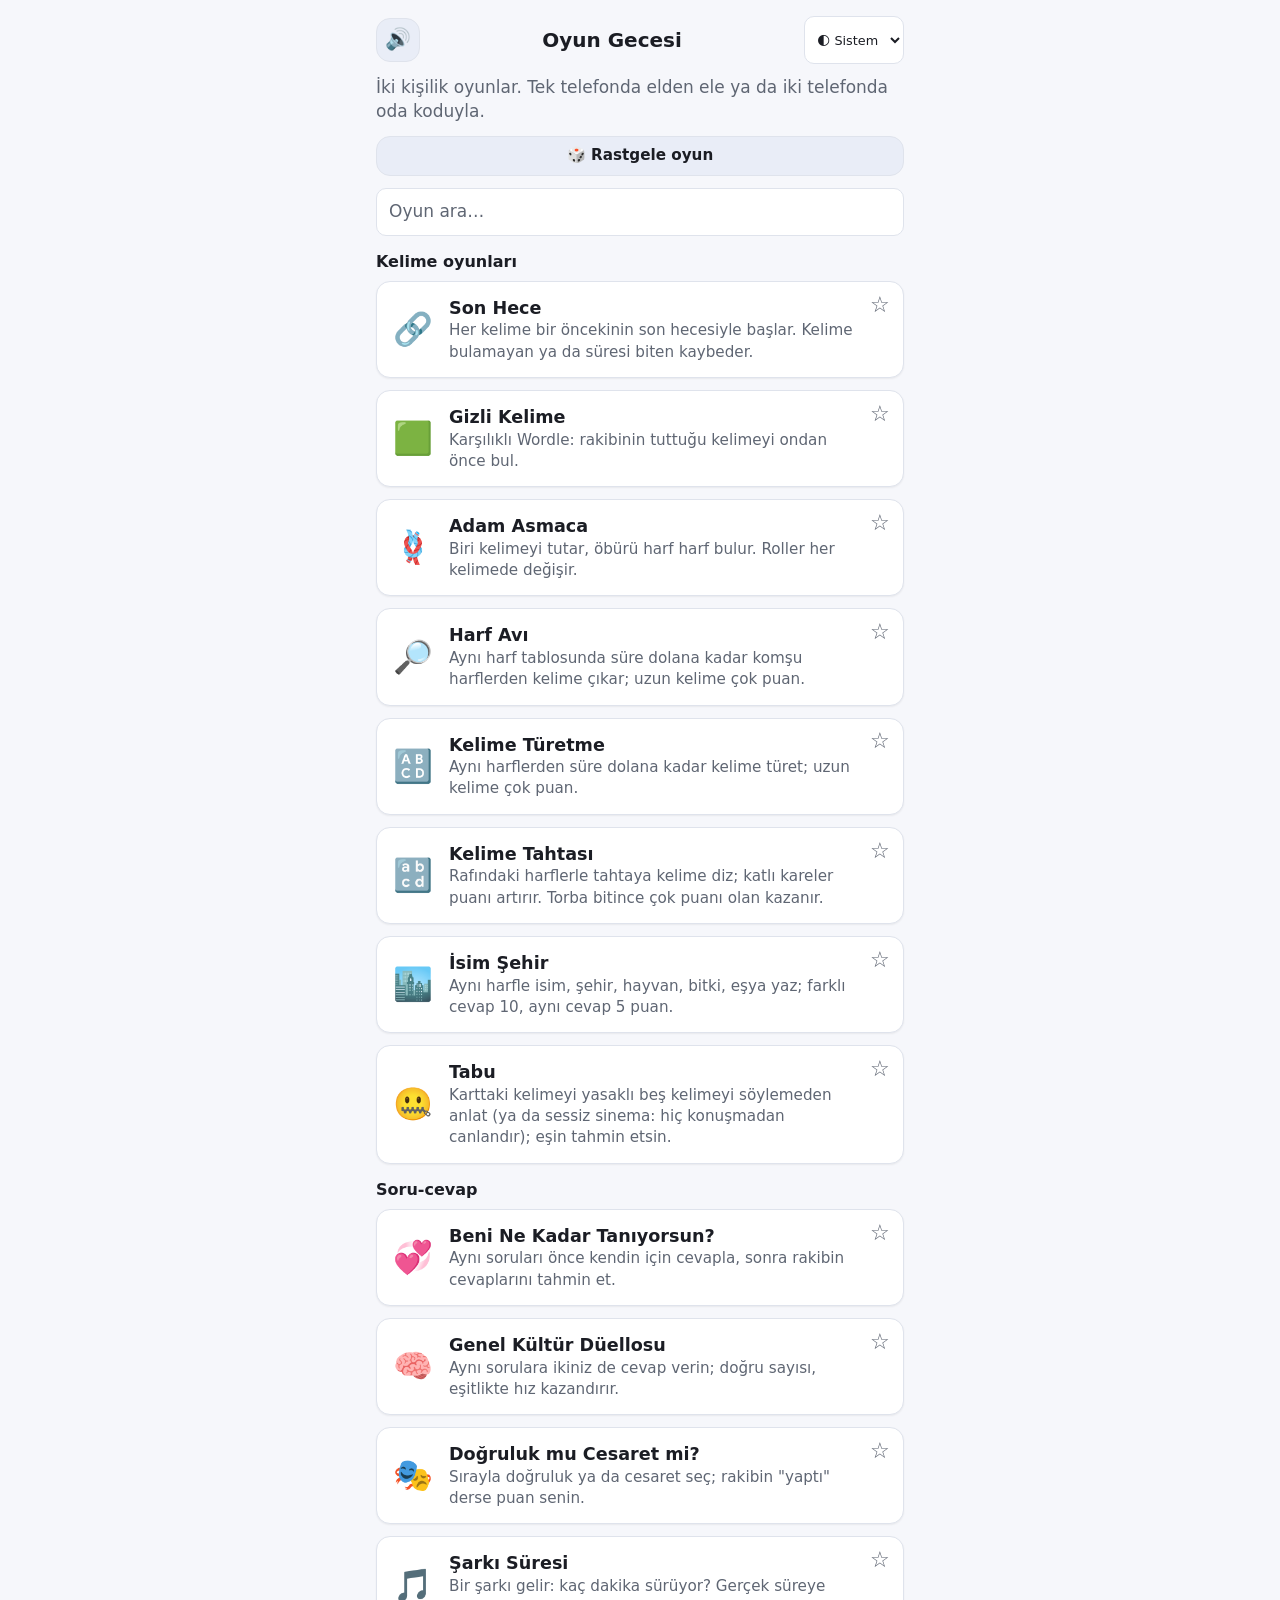
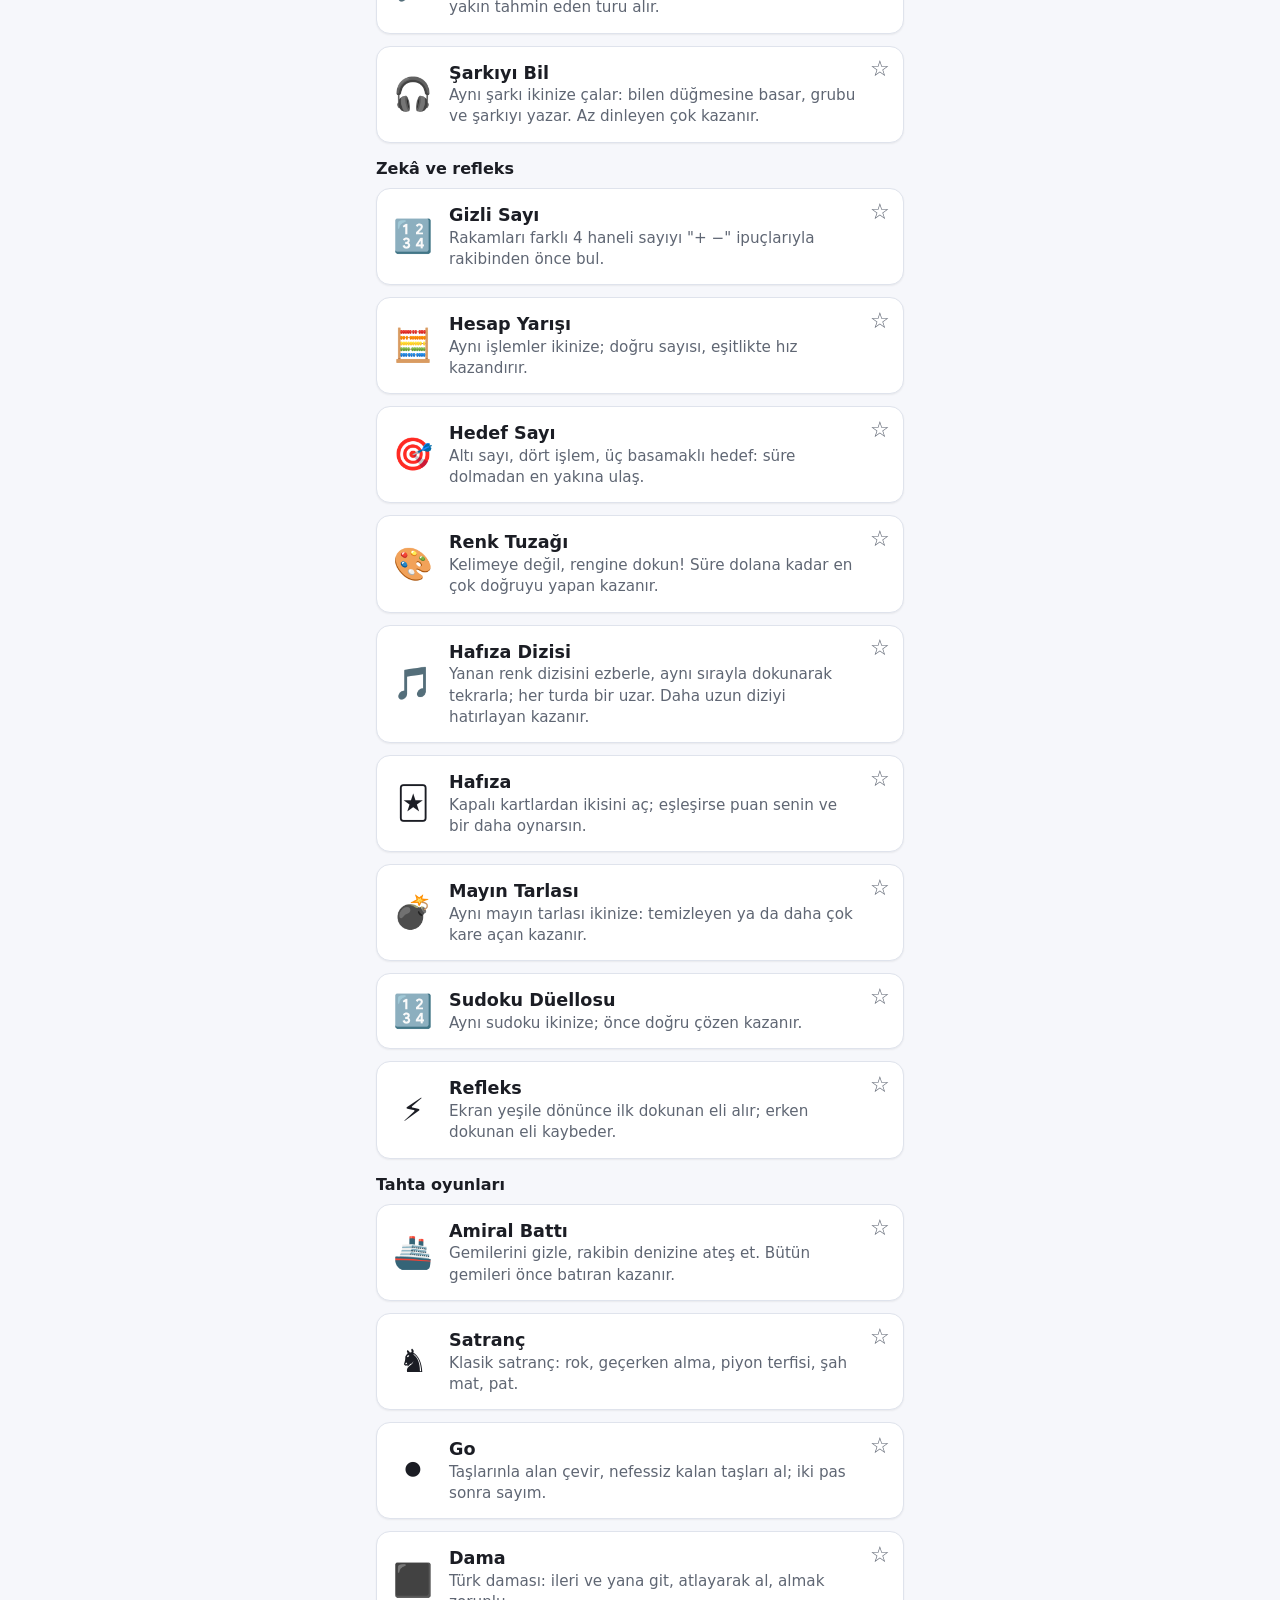
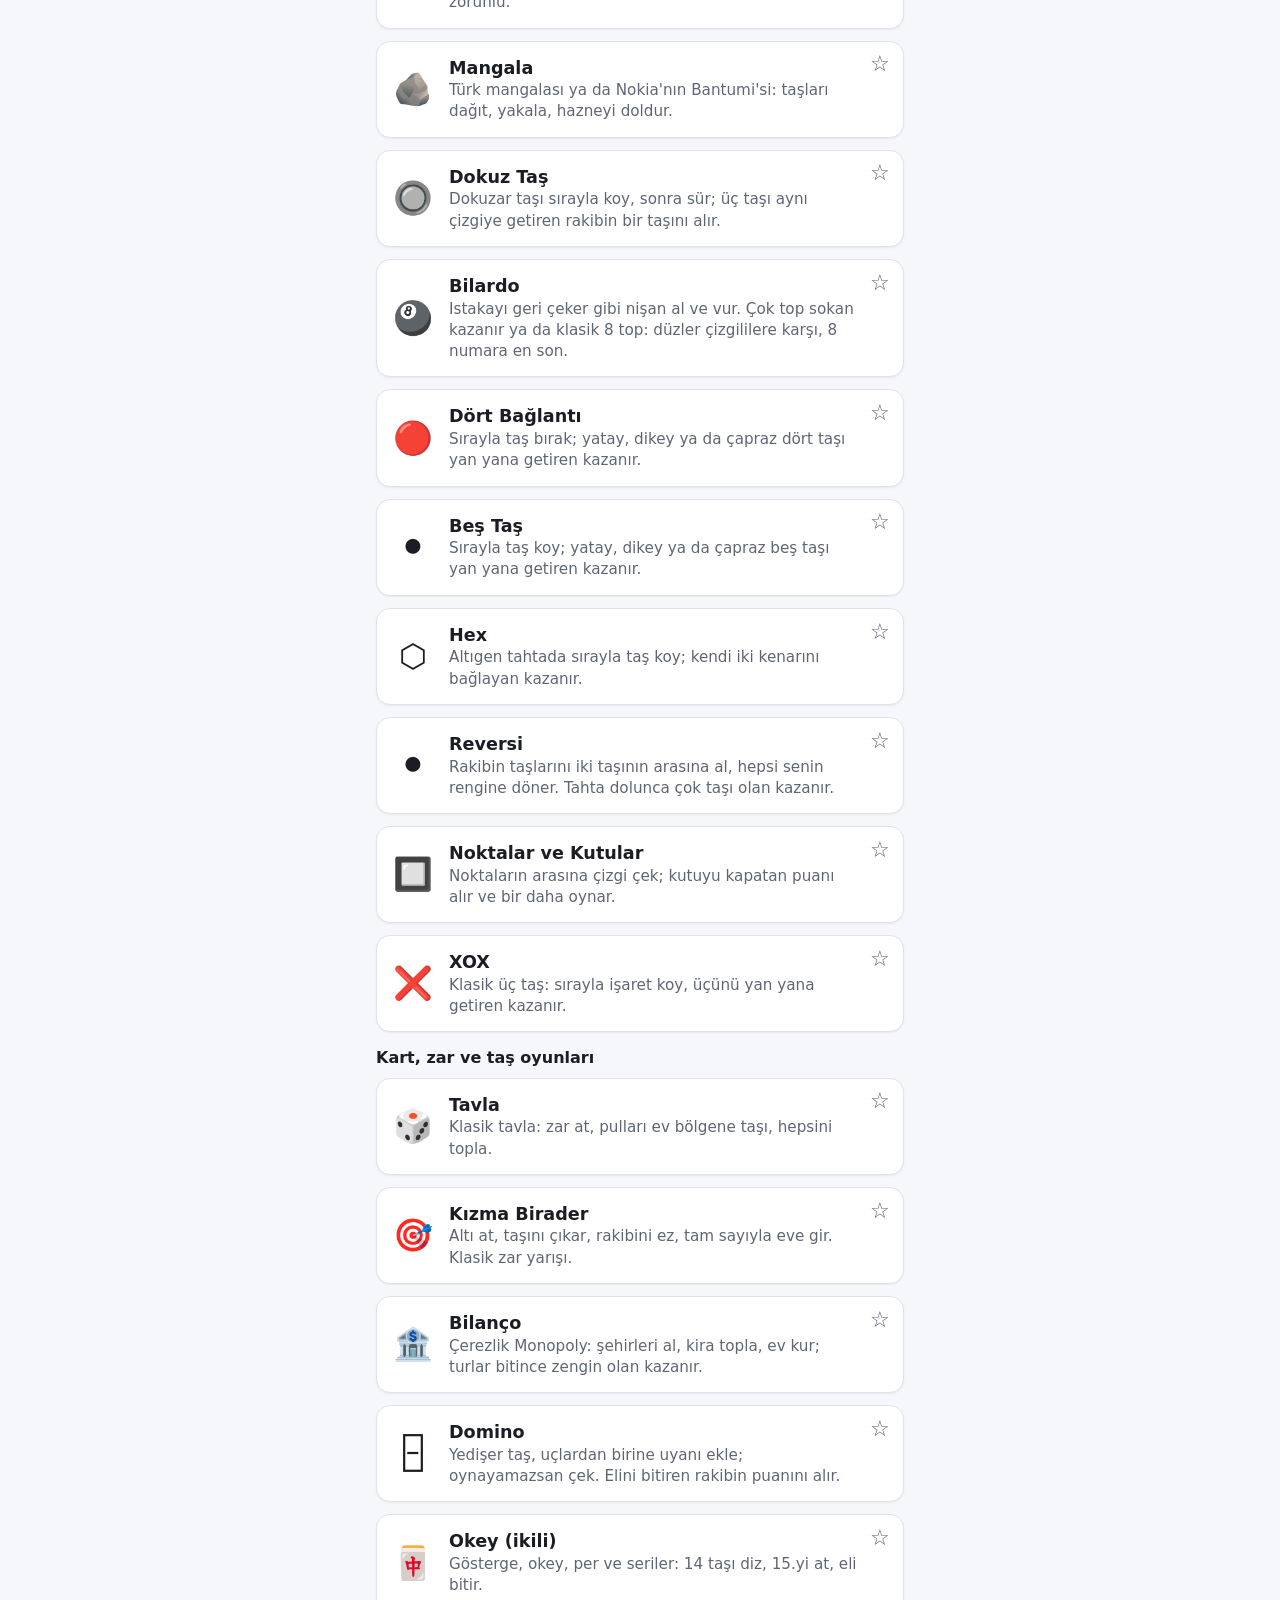
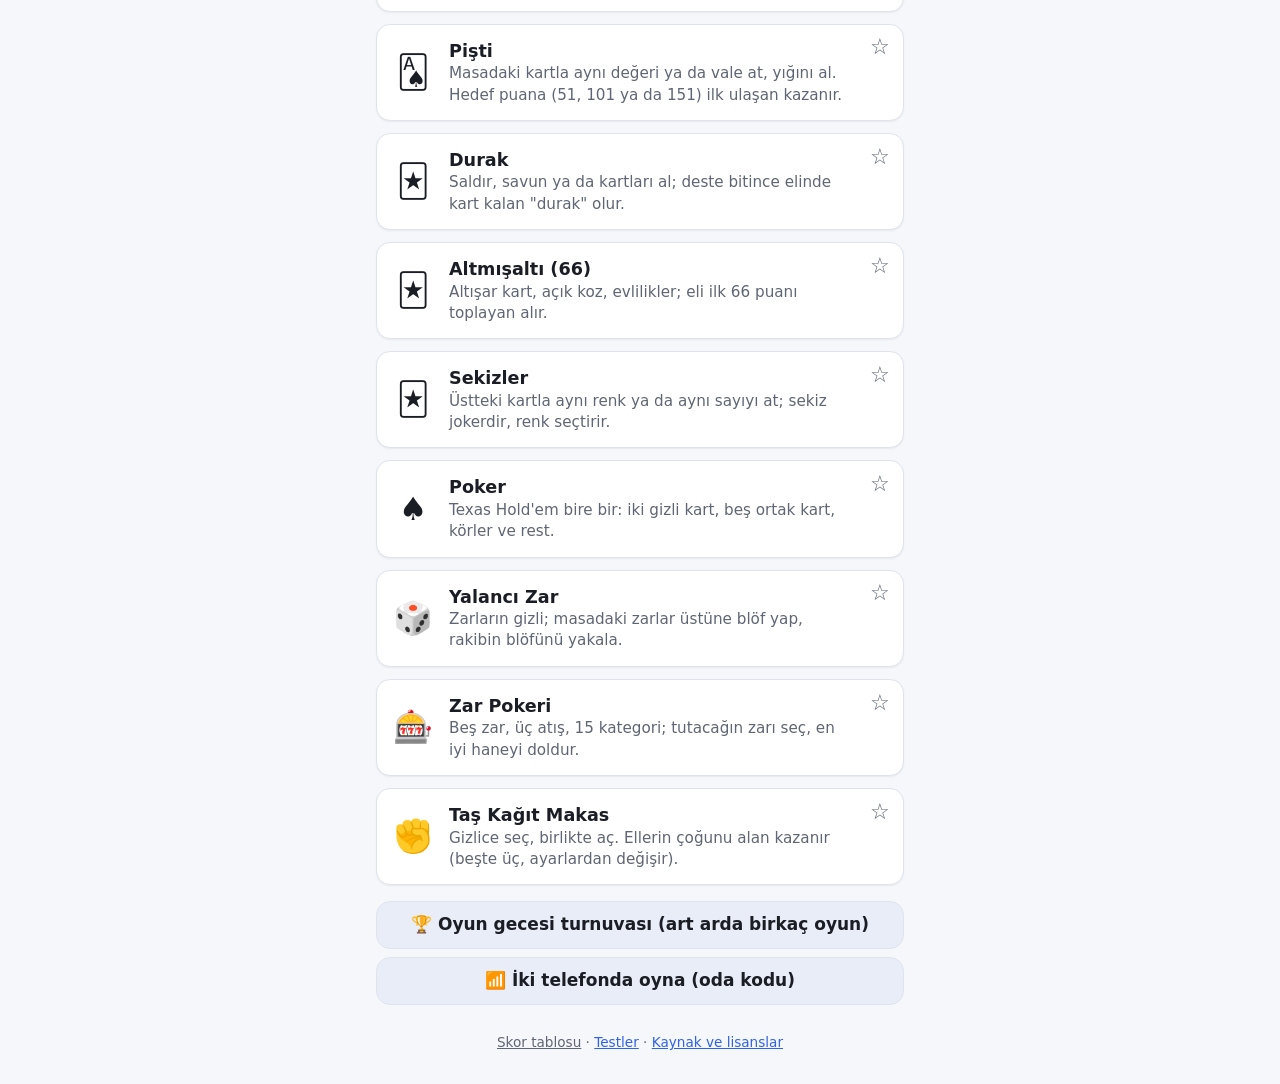
<file: index.html>
<!doctype html>
<html lang="tr">
<head>
  <meta charset="utf-8">
  <meta name="viewport" content="width=device-width, initial-scale=1, viewport-fit=cover">
  <title>Oyun Gecesi</title>
  <meta name="description" content="İki kişilik Türkçe oyun koleksiyonu: kelime, soru-cevap, zekâ, tahta, kart ve zar oyunları; tek telefonda ya da iki telefonda.">
  <meta name="theme-color" content="#15171c">
  <!-- the app has its own light and dark themes: browsers must not force-darken it (that turned the black chess pieces white) -->
  <meta name="color-scheme" content="light dark">
  <meta name="apple-mobile-web-app-capable" content="yes">
  <meta name="apple-mobile-web-app-status-bar-style" content="default">
  <meta name="apple-mobile-web-app-title" content="Oyun Gecesi">
  <link rel="manifest" href="manifest.webmanifest">
  <link rel="icon" href="icons/icon.svg" type="image/svg+xml">
  <link rel="apple-touch-icon" href="icons/icon-192.png">
  <link rel="stylesheet" href="css/app.css">
</head>
<body>
  <main id="app">
    <noscript>Bu uygulama için JavaScript gerekli.</noscript>
  </main>
  <script type="module" src="js/app.js"></script>
</body>
</html>
</file>
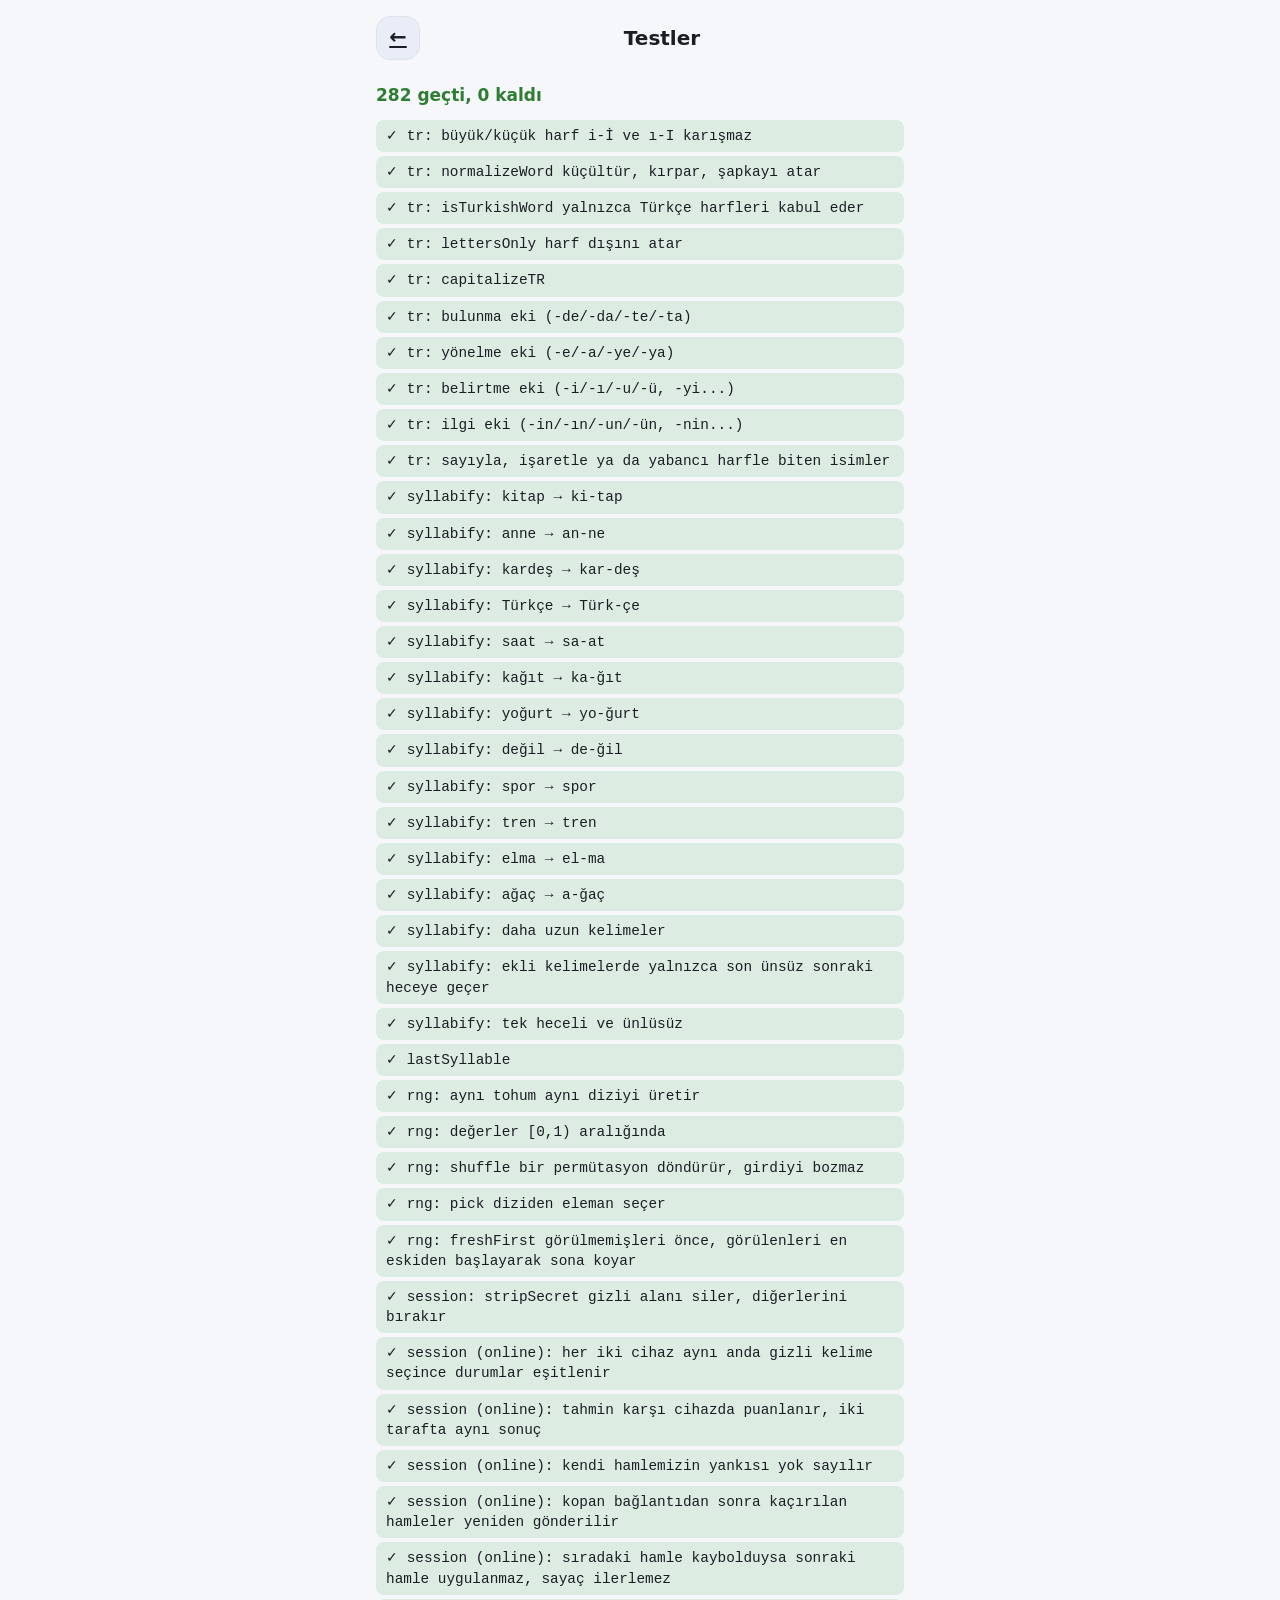
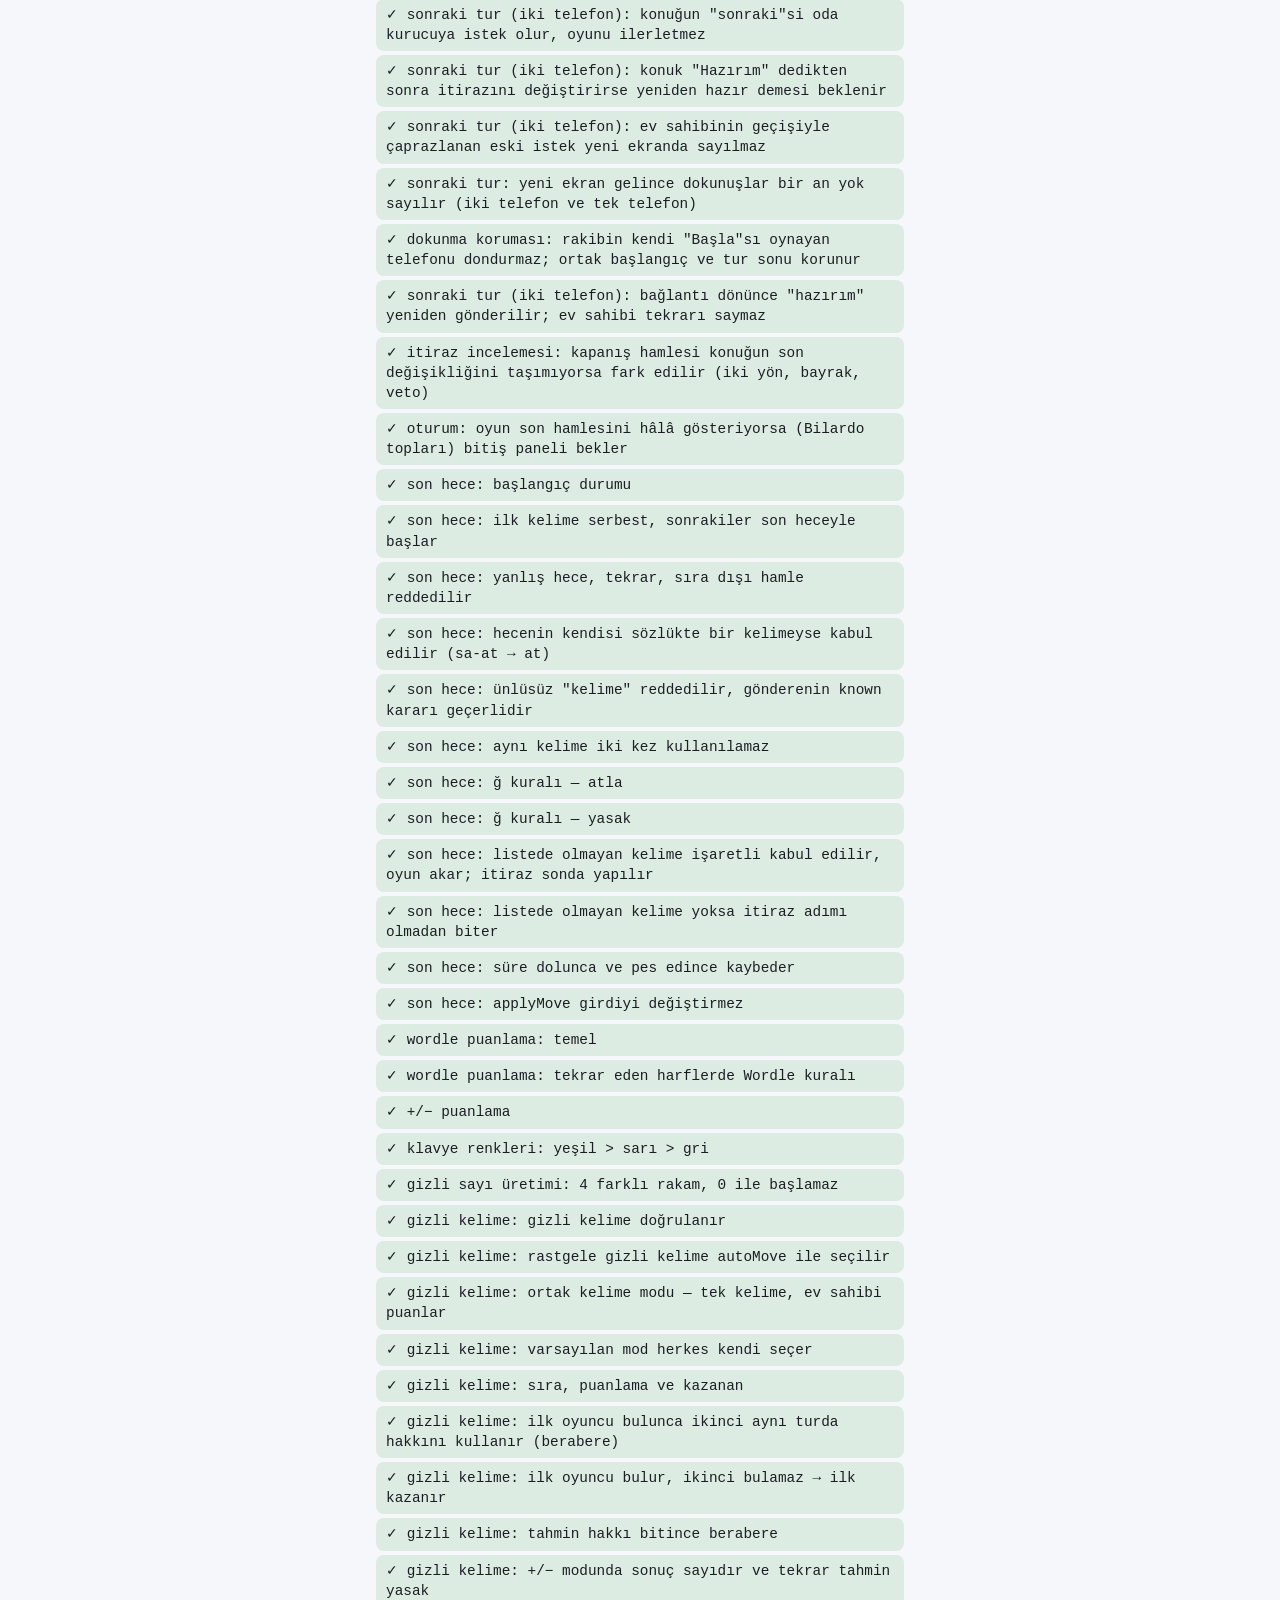
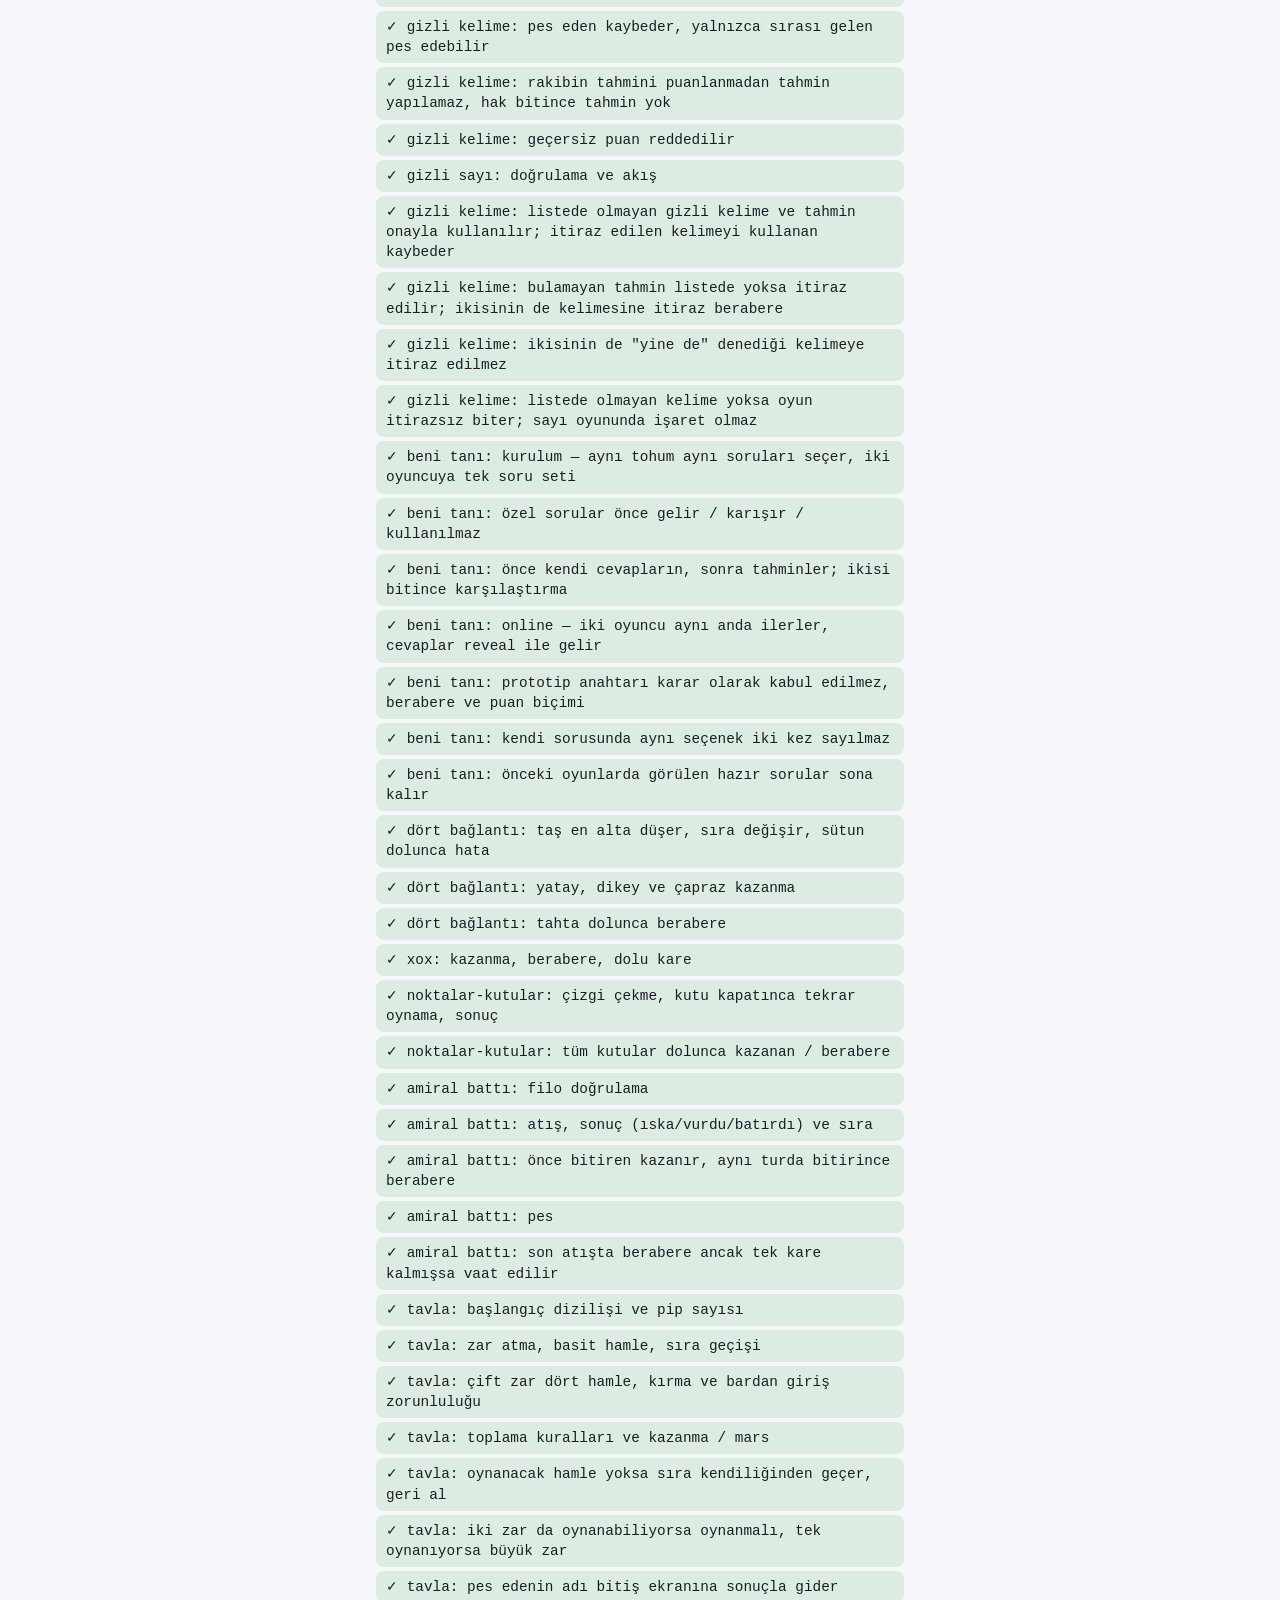
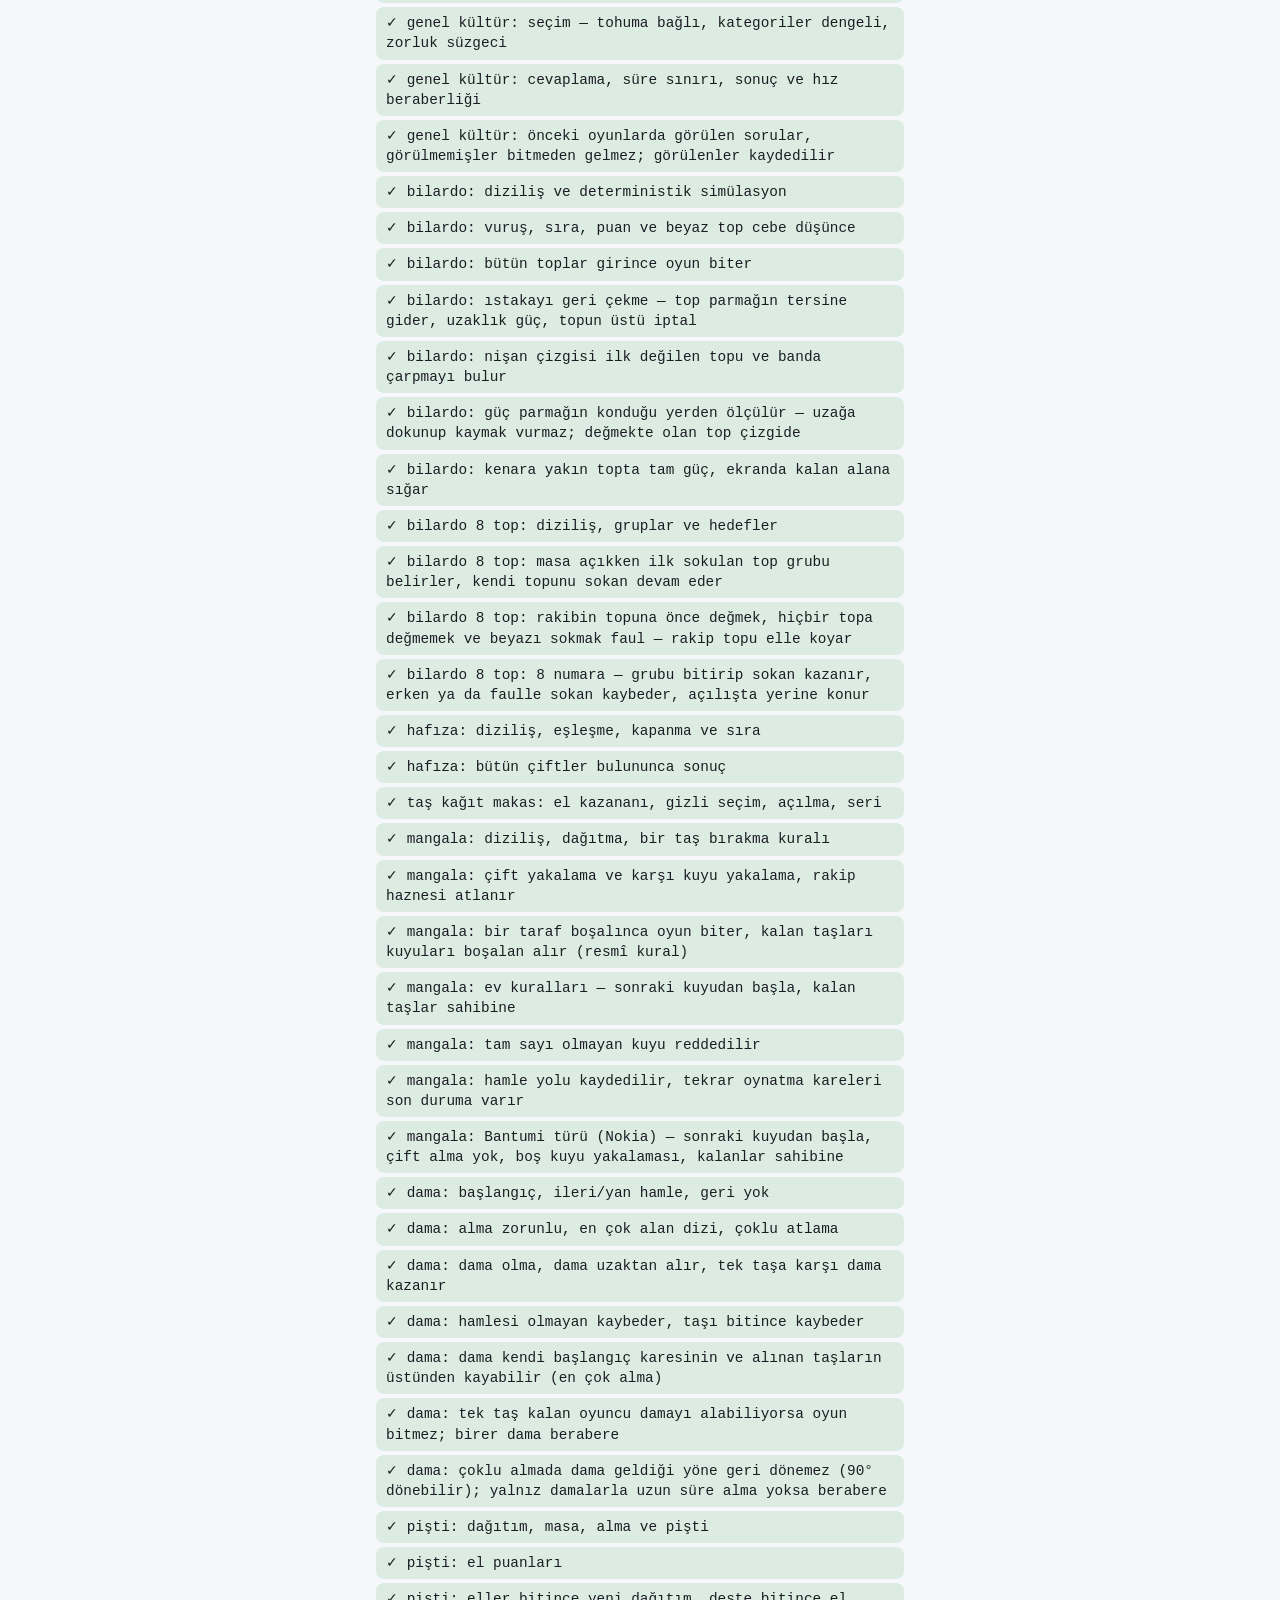
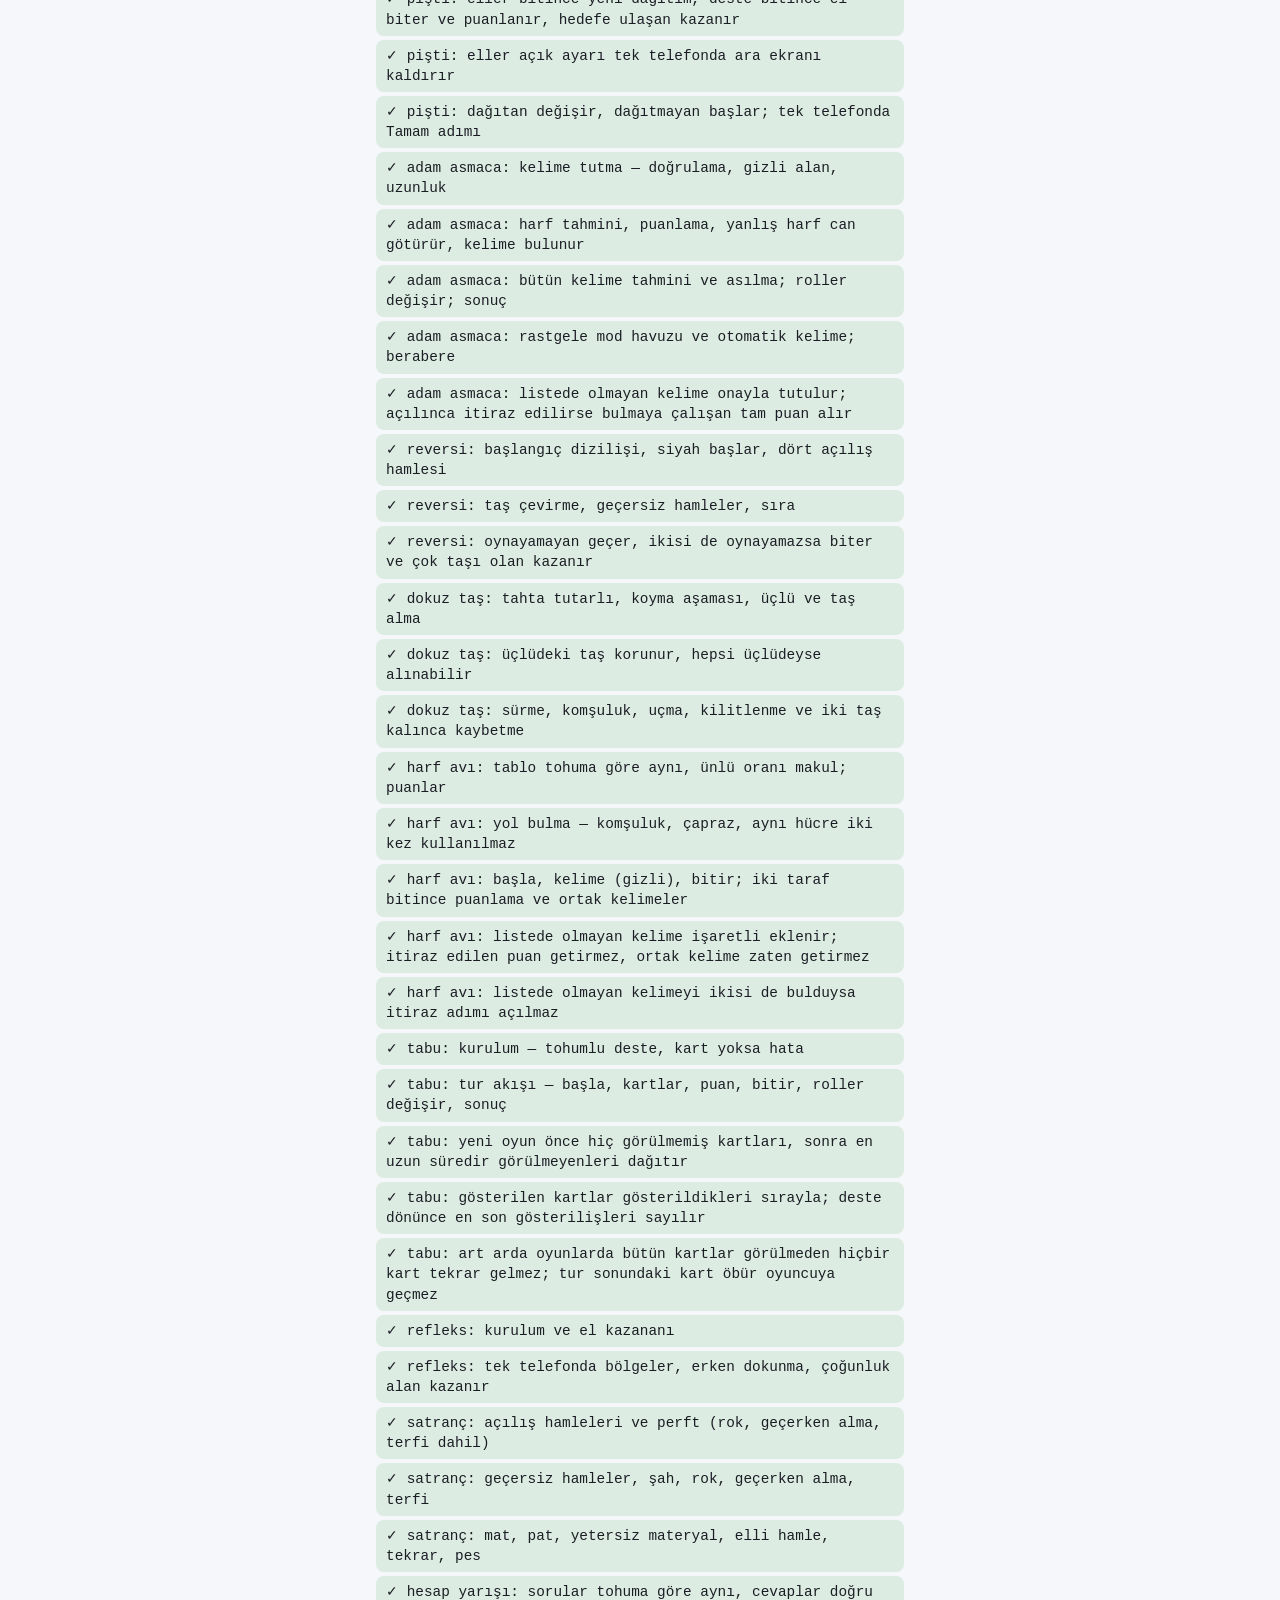
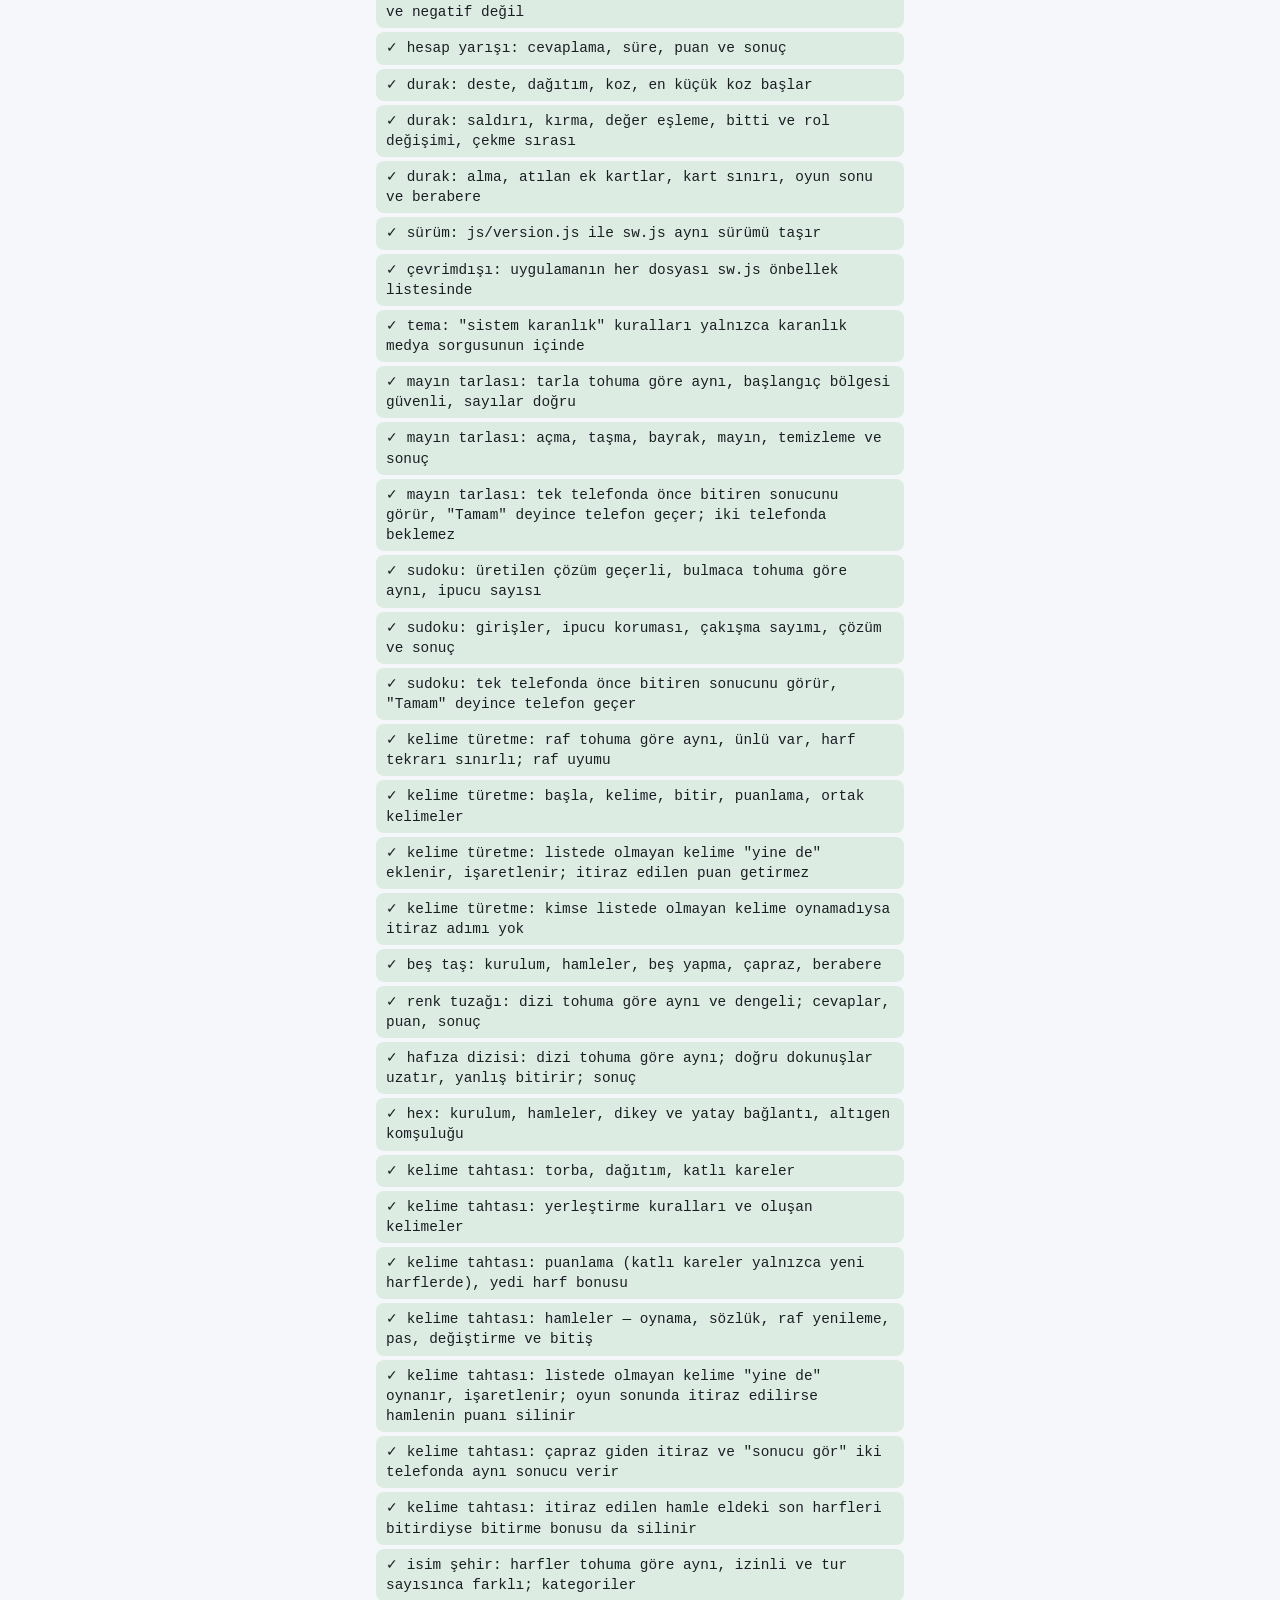
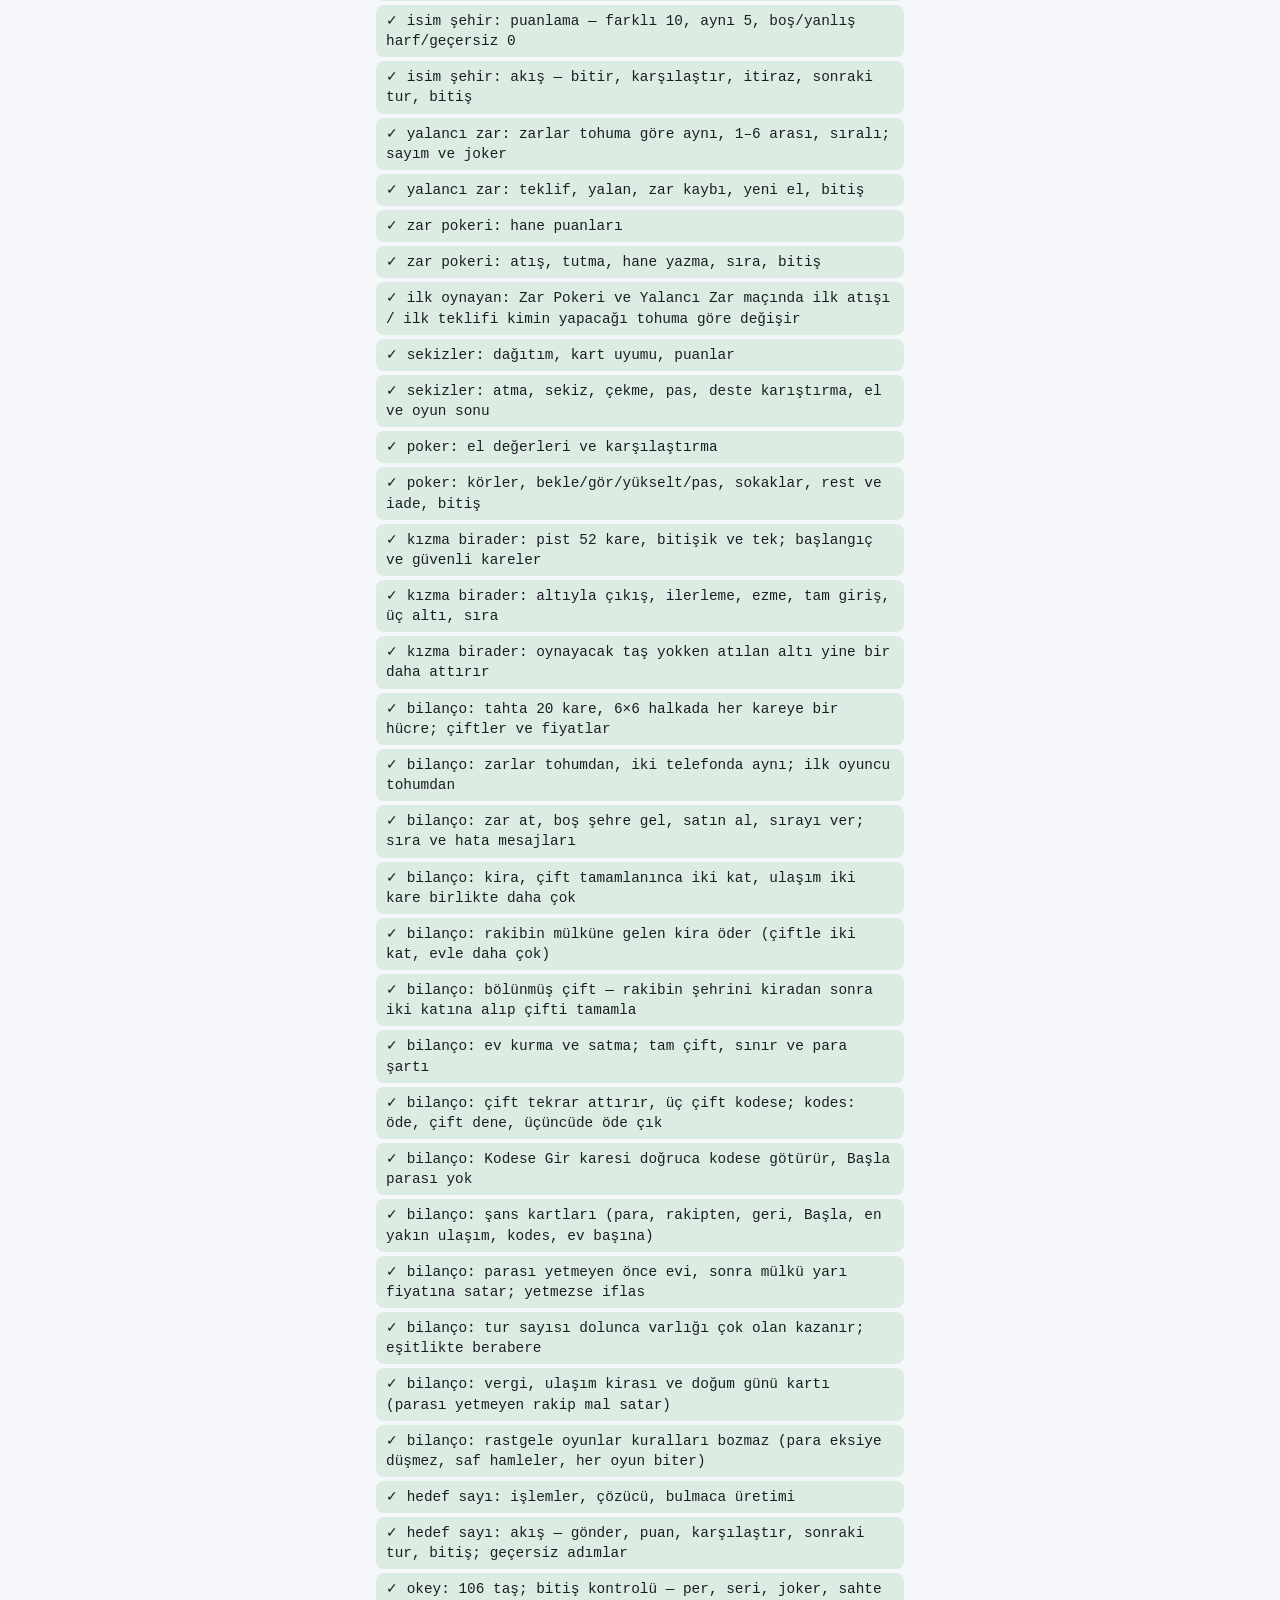
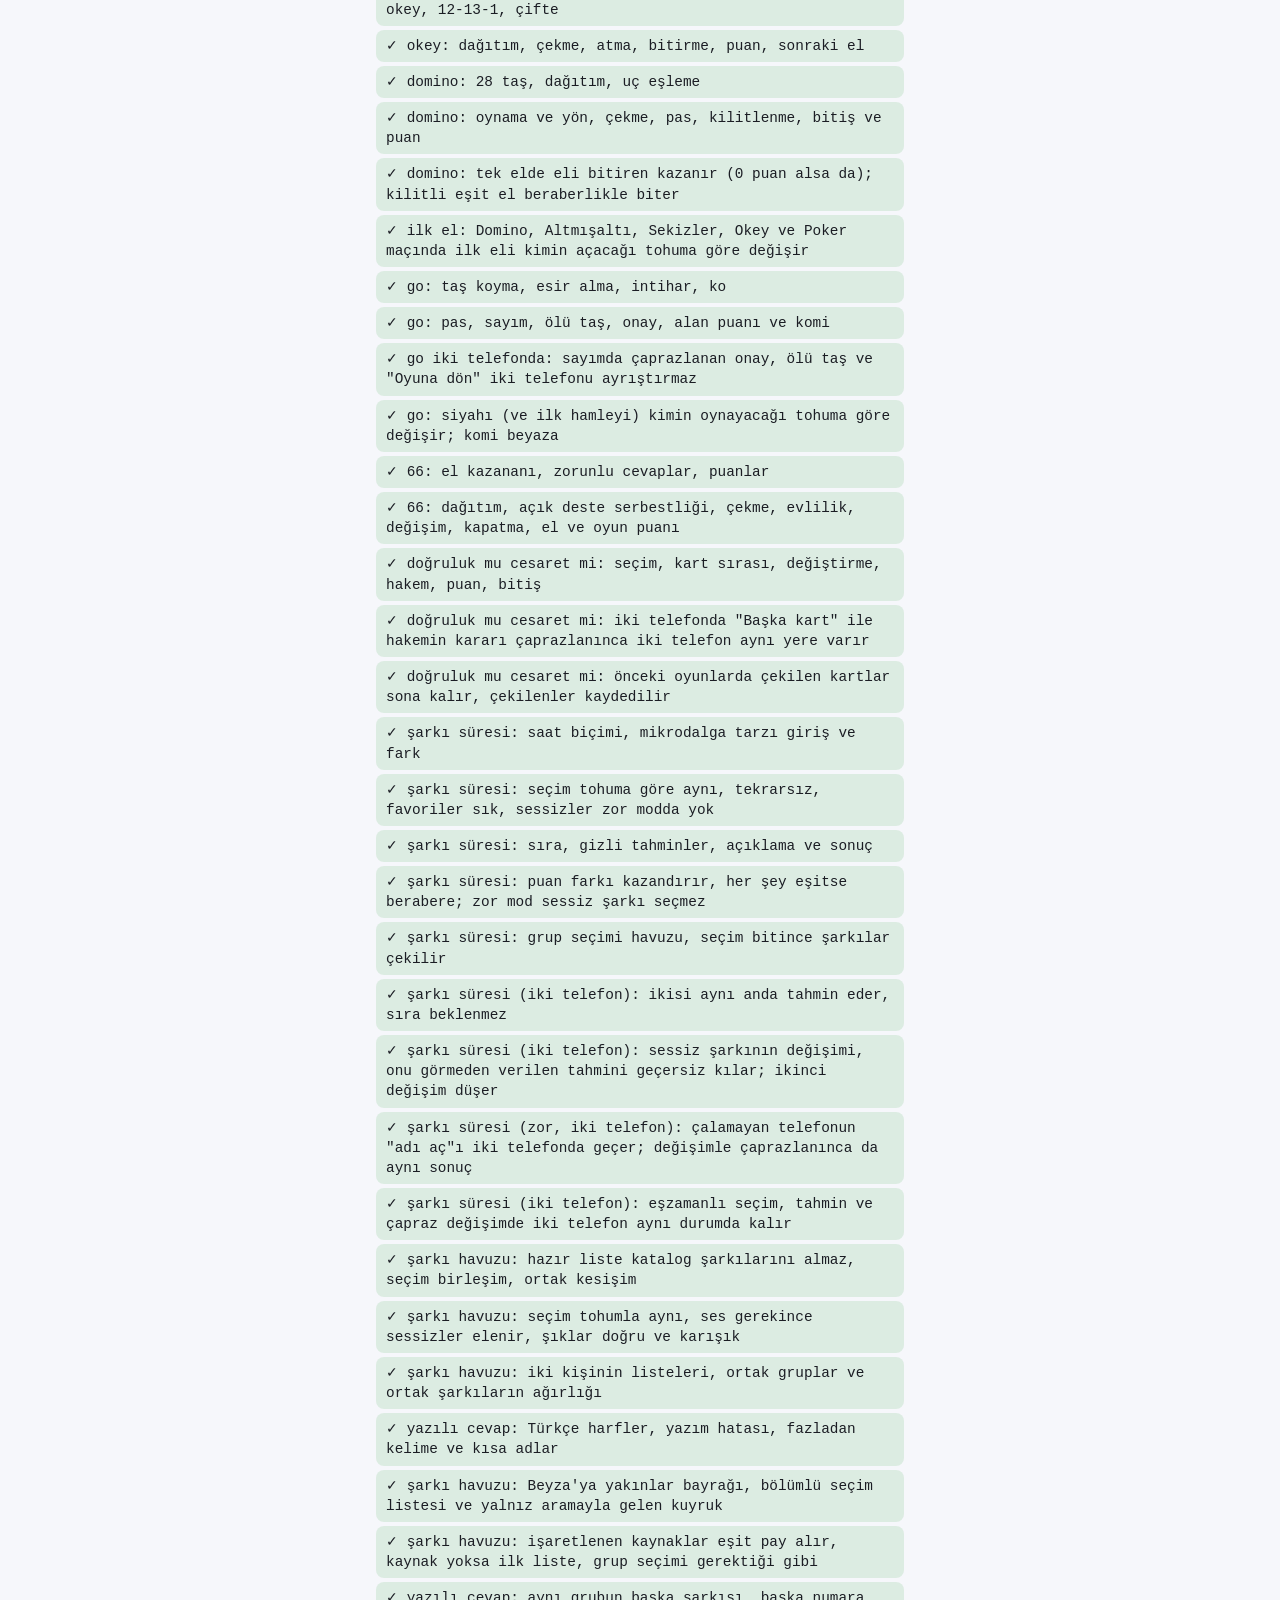
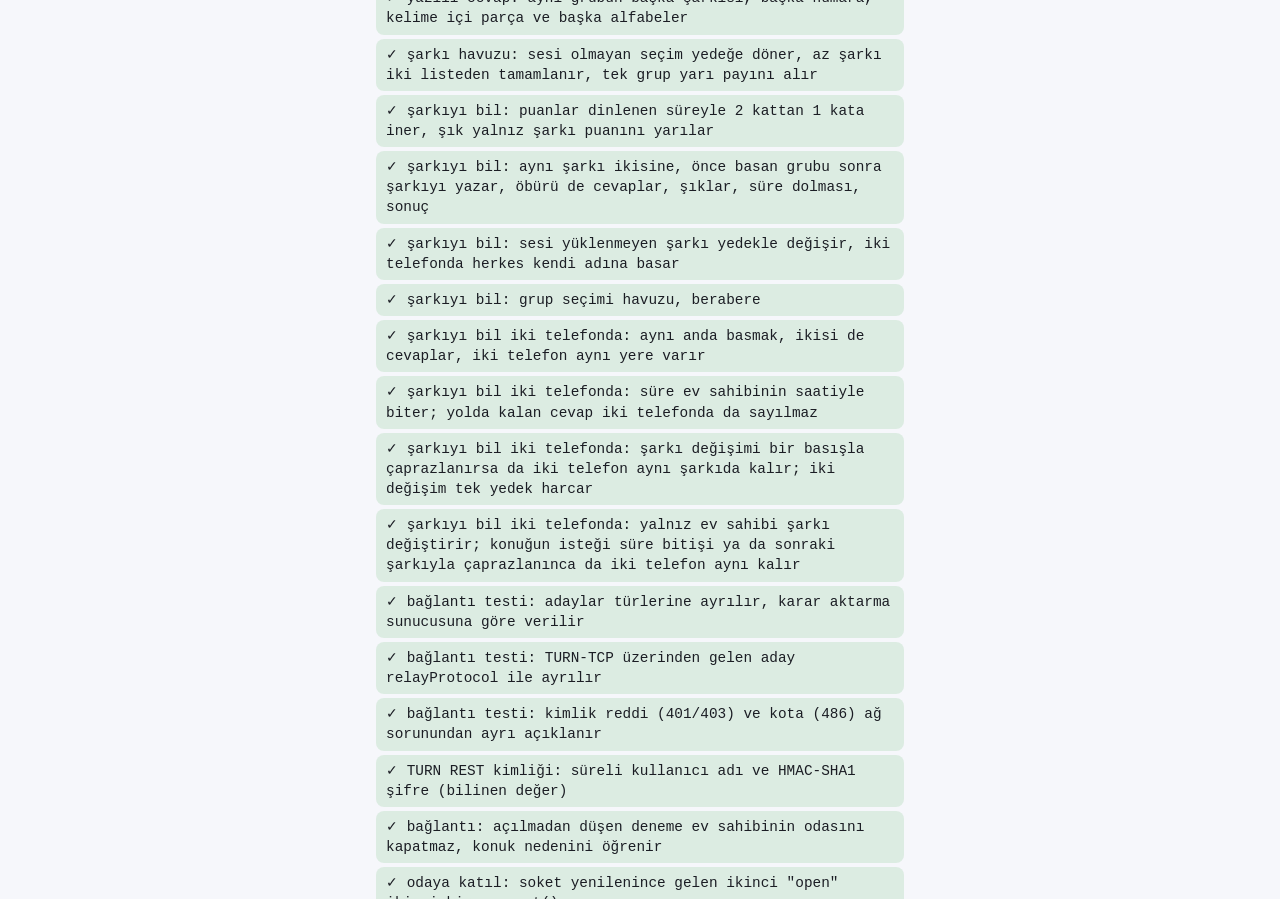
<file: tests/index.html>
<!doctype html>
<html lang="tr">
<head>
  <meta charset="utf-8">
  <meta name="viewport" content="width=device-width, initial-scale=1">
  <title>Oyun Gecesi — Testler</title>
  <link rel="stylesheet" href="../css/app.css">
  <style>
    .t { padding: 6px 10px; border-radius: 8px; margin-bottom: 4px; font-family: ui-monospace, monospace; font-size: 0.9rem; }
    .t.ok { background: rgba(76, 175, 80, 0.15); }
    .t.fail { background: rgba(229, 72, 77, 0.15); }
    .t pre { white-space: pre-wrap; margin: 4px 0 0; font-size: 0.8rem; }
    .summary { font-weight: 700; margin: 12px 0; }
  </style>
</head>
<body>
  <main id="app">
    <header class="topbar"><a class="btn btn-icon" href="../index.html" aria-label="Geri">←</a><h1 class="topbar-title">Testler</h1><span></span></header>
    <div id="summary" class="summary">Çalışıyor…</div>
    <div id="results"></div>
  </main>
  <script type="module">
    import { runAll } from './runner.js';
    import './all.js';
    const box = document.getElementById('results');
    const { passed, failed } = await runAll((r) => {
      const div = document.createElement('div');
      div.className = `t ${r.ok ? 'ok' : 'fail'}`;
      div.textContent = `${r.ok ? '✓' : '✗'} ${r.name}`;
      if (!r.ok) { const pre = document.createElement('pre'); pre.textContent = r.error; div.append(pre); }
      box.append(div);
    });
    const s = document.getElementById('summary');
    s.textContent = `${passed} geçti, ${failed} kaldı`;
    s.style.color = failed ? 'var(--danger)' : 'var(--correct)';
    document.title = `${failed ? '✗' : '✓'} Testler`;
  </script>
</body>
</html>
</file>
<file: css/app.css>
/* Oyun Gecesi — mobile-first, light/dark via CSS variables. */
:root {
  --bg: #f6f7fb;
  --fg: #1b1d24;
  --muted: #5f6673; /* 4.9:1 even on --secondary fills */
  --card: #ffffff;
  --border: #dfe3ec;
  --primary: #2f62e8; /* white text on it: 5.2:1 */
  --primary-fg: #ffffff;
  --secondary: #e9edf7;
  --secondary-fg: #1b1d24;
  --key: #d9dee8;
  --key-fg: #1b1d24;
  --correct: #2e7d32;
  --correct-text: #2e7d32; /* green as small text on the page background (dark themes need a lighter one) */
  --present: #9a6700;
  --present-fill: #9a6700; /* a fill under white text (dark themes need a darker one) */
  --correct-fill: #2e7d32;
  --p-red-text: #c62828; /* the red, blue and yellow players' colours as text on the page */
  --p-blue-text: #2f62e8;
  --p-yellow-text: #8a6500;
  --absent: #5f6470;
  --danger: #c62828;
  --danger-fg: #ffffff; /* text on a --danger fill */
  --key-absent: #5f6470; /* a ruled-out key sits back from the untried ones */
  --key-absent-fg: #ffffff;
  --tile-border: #b9c0cf;
  --radius: 14px;
  --shadow: 0 1px 2px rgba(0, 0, 0, 0.06);
  /* light first, but the app supports dark itself (see @media below): this keeps browsers'
     forced dark modes (Chrome/Samsung Internet) from re-colouring the pages and images */
  color-scheme: light dark;
}
@media (prefers-color-scheme: dark) {
  :root:not([data-theme="light"]) {
    --bg: #15171c;
    --fg: #ecedf1;
    --muted: #9aa0ad;
    --card: #1f2229;
    --border: #2f333d;
    --primary: #5b8cff;
    --primary-fg: #0d1117;
    --secondary: #2a2e38;
    --secondary-fg: #ecedf1;
    --key: #3a3f4b;
    --key-fg: #ecedf1;
    --correct: #2f8a35;
    --correct-text: #5cb862;
    --present: #a8761a;
    --present-fill: #8f6414; /* white text on it: 5.2:1 */
    --correct-fill: #2a7a30;
    --p-red-text: #ff6b6b;
    --p-blue-text: #7aa2ff;
    --p-yellow-text: #e0b13a;
    --absent: #4a4f5a;
    --danger: #ff6b6b;
    --danger-fg: #0d1117; /* white on this light red is 2.8:1 */
    --key-absent: #1f2229;
    --key-absent-fg: #858a96;
    --tile-border: #3f4452;
    --shadow: none;
    color-scheme: dark;
  }
}
:root[data-theme="dark"] {
  --bg: #15171c;
  --fg: #ecedf1;
  --muted: #9aa0ad;
  --card: #1f2229;
  --border: #2f333d;
  --primary: #5b8cff;
  --primary-fg: #0d1117;
  --secondary: #2a2e38;
  --secondary-fg: #ecedf1;
  --key: #3a3f4b;
  --key-fg: #ecedf1;
  --correct: #2f8a35;
  --correct-text: #5cb862;
  --present: #a8761a;
  --present-fill: #8f6414; /* white text on it: 5.2:1 */
  --correct-fill: #2a7a30;
  --p-red-text: #ff6b6b;
  --p-blue-text: #7aa2ff;
  --p-yellow-text: #e0b13a;
  --absent: #4a4f5a;
  --danger: #ff6b6b;
  --danger-fg: #0d1117;
  --key-absent: #1f2229;
  --key-absent-fg: #858a96;
  --tile-border: #3f4452;
  --shadow: none;
  color-scheme: dark;
}
/* the light theme picked by hand: light form controls, and "only" keeps Chrome's "Darken websites" out
   (plain "light" would let it repaint the page) */
:root[data-theme="light"] { color-scheme: only light; }

* { box-sizing: border-box; }
html, body { margin: 0; padding: 0; }
/* no pull-to-refresh: a downward swipe at the top must not reload the page and lose a game in progress */
html, body { overscroll-behavior-y: contain; }
body {
  background: var(--bg);
  color: var(--fg);
  font-family: system-ui, -apple-system, "Segoe UI", Roboto, "Helvetica Neue", Arial, sans-serif;
  font-size: 17px;
  line-height: 1.4;
  -webkit-text-size-adjust: 100%;
  -webkit-tap-highlight-color: transparent;
  min-height: 100vh;
  padding-bottom: env(safe-area-inset-bottom);
}
#app {
  max-width: 560px;
  margin: 0 auto;
  padding: 8px 16px 32px;
}
h1, h2, h3 { margin: 0 0 8px; line-height: 1.2; }
h2 { font-size: 1.15rem; }
p { margin: 0 0 10px; }
a { color: var(--primary); }
.muted { color: var(--muted); }
.center { text-align: center; }
.lead { color: var(--muted); margin-bottom: 12px; }
.section { margin: 16px 0; }
.section-title { font-size: 1rem; margin-bottom: 10px; }
.row { display: flex; gap: 10px; flex-wrap: wrap; }
.row > * { flex: 1 1 auto; }
.footer { margin-top: 28px; font-size: 0.85rem; text-align: center; }

/* top bar */
.topbar {
  display: grid;
  grid-template-columns: 44px minmax(0, 1fr) auto;
  align-items: center;
  gap: 8px;
  padding: 8px 0 12px;
  min-height: 52px;
}
.topbar-title { font-size: 1.25rem; text-align: center; margin: 0; }
/* a new version waits for the menu: said in the topbar's bottom padding, so nothing on the screen moves */
.topbar { position: relative; }
.update-ready .topbar::after {
  content: 'Yeni sürüm hazır · ana menüde yenilenecek';
  position: absolute; left: 0; right: 0; bottom: 0;
  font-size: 0.68rem; line-height: 12px; font-weight: 600; text-align: center; color: var(--correct-text);
  white-space: nowrap; overflow: hidden; text-overflow: ellipsis; pointer-events: none;
}
.topbar .select { justify-self: end; }
.topbar .select { width: auto; min-width: 44px; max-width: 150px; padding: 6px 8px; font-size: 0.8rem; }

/* buttons */
.btn {
  display: inline-flex;
  align-items: center;
  justify-content: center;
  gap: 8px;
  min-height: 48px;
  padding: 10px 18px;
  border: 1px solid var(--border);
  border-radius: var(--radius);
  background: var(--secondary);
  color: var(--secondary-fg);
  font: inherit;
  font-weight: 600;
  cursor: pointer;
  touch-action: manipulation;
  user-select: none;
  -webkit-user-select: none;
}
.btn:active { transform: translateY(1px); }
.btn:disabled { opacity: 0.55; cursor: default; transform: none; }
.btn-primary { background: var(--primary); color: var(--primary-fg); border-color: transparent; }
.btn-primary .muted { color: inherit; } /* a hint inside the blue button (Doğruluk mu Cesaret mi "2 puan") */
.btn-secondary { background: var(--secondary); color: var(--secondary-fg); }
.btn-danger { background: var(--danger); color: var(--danger-fg); border-color: transparent; }
.btn-big { min-height: 56px; font-size: 1.1rem; }
.btn-block { display: flex; width: 100%; }
.btn-icon { width: 44px; min-height: 44px; padding: 0; font-size: 1.3rem; }
.btn-small { min-height: 40px; padding: 6px 12px; font-size: 0.95rem; }

/* cards & lists */
.card {
  background: var(--card);
  border: 1px solid var(--border);
  border-radius: var(--radius);
  box-shadow: var(--shadow);
  padding: 14px;
}
.game-list { display: grid; gap: 12px; }
.game-card {
  display: flex;
  align-items: center;
  gap: 14px;
  width: 100%;
  text-align: left;
  font: inherit;
  color: var(--fg);
  cursor: pointer;
}
.game-icon { font-size: 2rem; width: 44px; text-align: center; flex: 0 0 auto; }
.game-name { font-weight: 700; font-size: 1.1rem; }
.game-desc { color: var(--muted); font-size: 0.95rem; }

/* forms */
.field { margin-bottom: 12px; }
.field label { display: block; font-weight: 600; margin-bottom: 6px; }
.field-toggle { display: flex; align-items: center; gap: 12px; flex-wrap: wrap; }
.field-toggle label { margin: 0; flex: 1; }
.field-toggle input { width: 24px; height: 24px; }
.field .help { font-size: 0.9rem; margin-top: 4px; width: 100%; }
.input, .select, textarea.input {
  width: 100%;
  min-height: 48px;
  padding: 10px 12px;
  border: 1px solid var(--border);
  border-radius: 10px;
  background: var(--card);
  color: var(--fg);
  font: inherit;
}
.input::placeholder, textarea.input::placeholder { color: var(--muted); opacity: 1; }
.input-code { text-transform: uppercase; letter-spacing: 0.3em; font-size: 1.4rem; text-align: center; font-weight: 700; }
.names { display: grid; grid-template-columns: 1fr 1fr; gap: 10px; }
@media (max-width: 359px) { .field .select { padding-left: 8px; padding-right: 4px; } } /* a 320-px phone: room for the chosen option's text */

details.rules { margin: 10px 0; }
.record { font-size: 0.9rem; margin-top: 4px; display: flex; align-items: center; gap: 8px; flex-wrap: wrap; }
details.rules summary { cursor: pointer; font-weight: 600; padding: 8px 0; }
.rules-body p { margin-bottom: 8px; }

/* scoreboard */
.scoreboard {
  display: grid;
  grid-template-columns: minmax(0, 1fr) auto minmax(0, 1fr);
  align-items: center;
  gap: 8px;
  margin: 4px 0 12px;
}
.score-cell { text-align: center; padding: 6px 4px; border-radius: 10px; border: 2px solid transparent; min-width: 0; }
.score-cell.active { border-color: var(--primary); }
.score-name { font-size: 0.9rem; color: var(--muted); overflow: hidden; text-overflow: ellipsis; white-space: nowrap; }
.score-cell.active .score-name { color: var(--fg); font-weight: 600; }
.score-value { font-size: 1.4rem; font-weight: 700; }
.score-sep { color: var(--muted); }

/* play screen */
.game-box { min-height: 200px; }
/* a new round just began (js/session.js): taps are ignored for a moment and the new screen fades in */
.game-box.screen-new > * { animation: screen-new-in 0.4s ease-out; }
@keyframes screen-new-in { from { opacity: 0.4; } to { opacity: 1; } }
/* two phones: the guest says it is ready, the host's "next" button shows it (js/ui/next.js) */
.next-btn.next-ready, .rematch-btn.next-ready { box-shadow: 0 0 0 3px var(--correct); animation: next-ready-pulse 1.6s ease-in-out infinite; }
.next-ready-tag { font-weight: 600; }
/* the mark must not widen "Yeni tur" and push "Lobiye dön" away from under a finger: equal widths,
   and the request is a badge on the button's top edge, out of the layout */
.row > .end-pair, .row > .end-pair + .btn { flex: 1 1 0; min-width: 0; }
.rematch-btn { position: relative; overflow: visible; }
.rematch-who { min-width: 0; overflow: hidden; text-overflow: ellipsis; }
.rematch-tag {
  display: flex; position: absolute; top: -9px; right: 8px; max-width: calc(100% - 16px);
  padding: 1px 7px; border-radius: 9px; background: var(--correct-fill); color: #fff;
  font-size: 0.72rem; font-weight: 700; line-height: 16px; white-space: nowrap; overflow: hidden; text-overflow: ellipsis; pointer-events: none;
}
@keyframes next-ready-pulse { 50% { box-shadow: 0 0 0 6px var(--correct); } }
.next-ask { text-align: center; }
.next-ask .next-ask-note { margin: 6px 0 0; min-height: calc(2 * 1.4em); } /* the two notes (before and after "Hazırım") take the same room */
@media (prefers-reduced-motion: reduce) {
  .game-box.screen-new > *, .next-btn.next-ready, .rematch-btn.next-ready { animation: none; }
  .typed .caret { animation: none; }
}
.sr-only { position: absolute; width: 1px; height: 1px; padding: 0; margin: -1px; overflow: hidden; clip: rect(0 0 0 0); white-space: nowrap; border: 0; }
.status-line:focus, h1[tabindex="-1"]:focus { outline: none; } /* it takes the focus only to keep the keyboard's place after a move */
.play-actions { margin-top: 16px; }
.result-banner { font-size: 1.3rem; font-weight: 700; text-align: center; margin: 8px 0 12px; }
.status-line { text-align: center; margin: 8px 0; min-height: 1.4em; }
.status-line strong { font-size: 1.15rem; }
/* board games: the turn line keeps two lines' room, so a long name wrapping it does not move the board */
.status-line.two.three { min-height: calc(3 * 1.4 * 1.15rem); }
.status-line.two { min-height: calc(2 * 1.4 * 1.15rem); display: flex; flex-direction: column; justify-content: center; } /* two lines of the 1.15rem strong */
.status-line.one { min-height: calc(1.4 * 1.15rem); display: flex; flex-direction: column; justify-content: center; } /* one line of the 1.15rem strong, whatever it holds */
.status-line.one > * { white-space: nowrap; overflow: hidden; text-overflow: ellipsis; } /* a long name is cut, never a second line */
.hint.two-lines { min-height: calc(2 * 1.4em); } /* two lines of the hint's own text */
.status-line .muted.two-lines { min-height: calc(2 * 1.4em); } /* the same for a status line's second line */
.status-opp { font-size: 0.9rem; white-space: nowrap; overflow: hidden; text-overflow: ellipsis; }
.hint { text-align: center; color: var(--muted); font-size: 0.95rem; }

/* timer */
.timer { margin: 8px 0; }
.timer-text { display: block; text-align: center; font-weight: 700; font-variant-numeric: tabular-nums; }
.timer-bar { height: 8px; border-radius: 4px; background: var(--border); overflow: hidden; margin-top: 4px; }
.timer-fill { height: 100%; background: var(--primary); transition: width 100ms linear; }
.timer.urgent .timer-fill { background: var(--danger); }
.timer.urgent .timer-text { color: var(--danger); }
.timer.paused .timer-fill { background: var(--muted); }
/* a short phone: the countdown and its bar share one row, so the last option or a keyboard's last row
   stays on screen (two phones' reaction row included) */
@media (max-height: 700px) {
  .timer { display: flex; align-items: center; gap: 10px; margin: 4px 0 6px; }
  .timer-text { flex: none; min-width: 4.6em; text-align: left; }
  .timer-bar { flex: 1; margin-top: 0; }
}

/* keyboard */
.keyboard { margin: 10px -10px 0; user-select: none; -webkit-user-select: none; } /* bleeds into the gutter for wider keys */
.kb-row { display: flex; justify-content: center; gap: 3px; margin-bottom: 6px; }
.key {
  flex: 1 1 0;
  max-width: 44px;
  height: 52px;
  padding: 0;
  border: 0;
  border-radius: 6px;
  background: var(--key);
  color: var(--key-fg);
  font: inherit;
  font-size: 1rem;
  font-weight: 700;
  cursor: pointer;
  touch-action: manipulation;
}
.key-wide { flex: 1.6 1 0; max-width: 72px; font-size: 0.85rem; }
.key.correct { background: var(--correct-fill); color: #fff; }
.key.present { background: var(--present-fill); color: #fff; }
.key.absent { background: var(--key-absent); color: var(--key-absent-fg); }
.keyboard.disabled .key { opacity: 0.5; pointer-events: none; }
.keyboard-digits .key { max-width: 64px; height: 56px; font-size: 1.2rem; }
.keyboard-digits .key-wide { max-width: 140px; }

/* word tiles (Gizli Kelime) */
.tiles { display: grid; gap: 6px; margin: 8px auto; justify-content: center; }
.tile-row { display: flex; gap: 6px; justify-content: center; }
.tile {
  width: 48px;
  height: 48px;
  display: inline-flex;
  align-items: center;
  justify-content: center;
  border: 2px solid var(--tile-border);
  border-radius: 6px;
  font-size: 1.4rem;
  font-weight: 700;
  text-transform: uppercase;
  background: var(--card);
}
.tile.filled { border-color: var(--muted); }
.tile.correct { background: var(--correct-fill); border-color: var(--correct-fill); color: #fff; }
.tile.present { background: var(--present-fill); border-color: var(--present-fill); color: #fff; }
.tile.absent { background: var(--absent); border-color: var(--absent); color: #fff; }
.tile.small { width: 32px; height: 32px; font-size: 1rem; border-width: 1px; }
.tile-row.compact { gap: 4px; }
.tile-row .pm { align-self: center; margin-left: 6px; font-weight: 700; font-variant-numeric: tabular-nums; white-space: nowrap; min-width: 3.2em; }
.tile-row.with-pm .tile:not(.small) { width: 40px; height: 40px; font-size: 1.2rem; }
.pm-plus { color: var(--correct); }
.pm-minus { color: var(--present); }
.pending-row { opacity: 0.6; }

/* word chain (Son Hece) */
.chain { display: flex; flex-wrap: wrap; gap: 6px; justify-content: center; margin: 8px 0; max-height: 7.5em; overflow-y: auto; }
.chain-fixed { height: 4.4em; max-height: none; align-content: flex-start; } /* playing: two rows, scrolled to the end */
.chain-fixed > .hint { margin: auto 0; }
.chain-word { padding: 4px 10px; border-radius: 999px; background: var(--secondary); color: var(--secondary-fg); font-size: 0.95rem; }
.chain-word.p1 { background: var(--primary); color: var(--primary-fg); }
.chain-word.challenged { outline: 2px dashed var(--present); }
.chain-word .accepted-mark { font-weight: 800; }
.rejected-note { color: var(--danger); }
.notice { color: var(--fg); font-weight: 600; }
.last-opp { margin: 4px 0 8px; }
.chain-word .syl { opacity: 0.75; }
.chain-word .syl-last { font-weight: 800; opacity: 1; text-decoration: underline; }
.required { font-size: 1.6rem; font-weight: 800; letter-spacing: 0.05em; text-align: center; }
.typed { font-size: 1.6rem; text-align: center; min-height: 2.6em; line-height: 1.3; letter-spacing: 0.08em; font-weight: 700; margin: 6px 0; word-break: break-all; }
.typed .prefix { color: var(--primary); }
.typed .caret { display: inline-block; width: 2px; height: 1em; background: var(--fg); vertical-align: -0.15em; animation: blink 1s steps(2) infinite; }
@keyframes blink { to { visibility: hidden; } }
.challenge-box { text-align: center; }
.challenge-box .word { font-size: 1.5rem; font-weight: 800; }

/* board games */
.c4-board {
  display: grid;
  gap: 4px;
  padding: 6px;
  border-radius: 12px;
  background: var(--primary);
  max-width: 420px;
  margin: 8px auto;
}
.c4-cell {
  aspect-ratio: 1;
  padding: 0;
  border: 0;
  border-radius: 50%;
  background: var(--bg);
  cursor: pointer;
  touch-action: manipulation;
  display: flex;
  align-items: center;
  justify-content: center;
}
.c4-cell:disabled { cursor: default; }
.c4-cell .disc { width: 82%; height: 82%; border-radius: 50%; }
.c4-cell.last .disc { box-shadow: 0 0 0 3px var(--fg); }
.c4-cell.win { background: #fff; }
.c4-cell.win .disc { box-shadow: 0 0 0 4px var(--fg); }
.c4-legend { display: flex; justify-content: center; gap: 16px; margin: 4px 0; font-size: 0.95rem; }
.kt-legend { gap: 12px; white-space: nowrap; }
.kt-who { display: flex; min-width: 0; }
.kt-name { min-width: 0; overflow: hidden; text-overflow: ellipsis; }
.kt-score, .kt-bag { flex: none; font-variant-numeric: tabular-nums; }
.kt-who > .key-dot { flex: none; align-self: center; }
.kt-last { height: 1.4em; white-space: nowrap; overflow: hidden; text-overflow: ellipsis; } /* the last move: one line, always */
.kt-info { min-height: 2.9em; }
/* and never more than those two lines: a preview with many cross words (and their "listede yok" list) is cut
   with an ellipsis instead of pushing the buttons down; "Yine de oyna" names every unlisted word anyway */
.kt-info > p { display: -webkit-box; -webkit-box-orient: vertical; -webkit-line-clamp: 2; line-clamp: 2; overflow: hidden; }
.hs-feedback { min-height: 1.35em; line-height: 1.35; margin: 4px 0; font-size: 0.85rem; white-space: nowrap; overflow: hidden; text-overflow: ellipsis; }
.sea { display: grid; gap: 2px; max-width: 420px; margin: 4px auto; user-select: none; -webkit-user-select: none; }
.sea-small { max-width: 240px; }
.sea-head, .sea-corner { font-size: 0.7rem; color: var(--muted); display: flex; align-items: center; justify-content: center; min-width: 14px; }
.sea-cell {
  aspect-ratio: 1;
  display: flex;
  align-items: center;
  justify-content: center;
  padding: 0;
  border: 1px solid var(--border);
  border-radius: 4px;
  background: color-mix(in srgb, var(--primary) 12%, var(--card));
  color: var(--fg);
  font: inherit;
  font-weight: 800;
  font-size: 1rem;
  touch-action: manipulation;
  cursor: pointer;
}
.sea-small .sea-cell { font-size: 0.7rem; border-radius: 3px; }
.sea-cell:disabled { cursor: default; }
.sea-cell.ship { background: var(--absent); border-color: var(--absent); }
.sea-cell.miss { background: var(--secondary); color: var(--muted); }
.sea-cell.hit { background: var(--present-fill); color: #fff; }
.sea-cell.sunk { background: var(--danger); color: var(--danger-fg); }
.sea-cell.pending { background: var(--secondary); }
.tv-board {
  display: grid;
  grid-template-columns: repeat(6, minmax(0, 1fr)) 16px repeat(6, minmax(0, 1fr)) 24px;
  grid-template-rows: 150px 150px;
  gap: 2px 0;
  padding: 6px 2px;
  border-radius: 10px;
  background: #8d6e63;
  margin: 8px -10px; /* bleeds into the gutter so each point stays a usable tap target */
}
.tv-point {
  position: relative;
  padding: 0;
  border: 0;
  background: transparent;
  cursor: pointer;
  touch-action: manipulation;
  min-width: 0;
}
.tv-tri { position: absolute; left: 2px; width: calc(100% - 4px); height: 80%; pointer-events: none; } /* canvas: colours survive forced dark */
.tv-point.top .tv-tri { top: 0; }
.tv-point.bottom .tv-tri { bottom: 0; }
.tv-point.top { grid-row: 1; }
.tv-point.bottom { grid-row: 2; }
.tv-point:disabled { cursor: default; }
.tv-stack { position: absolute; left: 0; right: 0; display: flex; flex-direction: column; align-items: center; gap: 1px; }
.tv-point.top .tv-stack { top: 2px; }
.tv-point.bottom .tv-stack { bottom: 2px; flex-direction: column-reverse; }
.tv-checker {
  width: 86%;
  max-width: 28px;
  aspect-ratio: 1;
  border-radius: 50%;
}
.tv-bar { background: #5d4037; border: 0; border-radius: 6px; padding: 2px; display: flex; flex-direction: column; justify-content: space-between; align-items: center; cursor: pointer; touch-action: manipulation; }
.tv-bar .tv-stack { position: static; }
.tv-bar .tv-checker { width: 16px; }
.tv-bar.source { outline: 3px solid #ffe082; }
.tv-bar.selected { outline: 3px solid #ffb300; }
.tv-bar:disabled { cursor: default; }
.tv-off { background: #6d4c41; border: 0; border-radius: 6px; display: flex; flex-direction: column; justify-content: space-between; align-items: center; padding: 4px 0; color: #fff; font-weight: 800; cursor: pointer; }
.tv-off.target { outline: 3px solid #81c784; }
.tv-off:disabled { cursor: default; }
.tv-off-count { font-size: 0.9rem; }
.tv-off-count.p0 { color: #fafafa; }
.tv-off-count.p1 { color: #b0bec5; }
.tv-dice { text-align: center; font-size: 2rem; line-height: 1; margin: 4px 0; white-space: nowrap; overflow: hidden; } /* one line: the board below stays put */
.tv-die { margin: 0 4px; }
.tv-dice-note { font-size: 0.95rem; vertical-align: middle; display: inline-block; max-width: calc(100% - 4.5rem); overflow: hidden; text-overflow: ellipsis; } /* a long name is what gets cut, with a small "…" */
.tv-key { min-width: 0; font-variant-numeric: tabular-nums; } /* the legend's two halves wrap inside, the page never scrolls sideways; same-width digits keep the wrap fixed all game */
.ptable { text-align: center; margin: 10px 0; }
.phand { display: flex; gap: 8px; justify-content: center; flex-wrap: wrap; margin: 6px 0; }
.pcard {
  display: inline-flex;
  flex-direction: column;
  align-items: center;
  justify-content: center;
  width: 64px;
  height: 90px;
  border: 2px solid var(--border);
  border-radius: 10px;
  background: #fff;
  color: #1b1d24;
  font: inherit;
  font-size: 1.4rem;
  font-weight: 800;
  cursor: pointer;
  touch-action: manipulation;
  padding: 0;
}
.pcard.red { color: #d32f2f; }
.pcard.empty { color: var(--muted); background: var(--secondary); }
.pcard:disabled { cursor: default; opacity: 0.85; }
.pcard .suit { font-size: 1.2rem; }
.pcard.small { width: 44px; height: 62px; font-size: 1rem; }
.phand.open-hand { opacity: 0.8; }
.dama-board { display: grid; grid-template-columns: repeat(8, 1fr); gap: 0; max-width: 400px; margin: 8px auto; border: 3px solid #5d4037; border-radius: 6px; overflow: hidden; }
.dama-sq { position: relative; aspect-ratio: 1; padding: 0; border: 0; background: #f0d9b5; display: flex; align-items: center; justify-content: center; cursor: pointer; touch-action: manipulation; }
.dama-sq.dark { background: #b58863; }
.dama-sq:disabled { cursor: default; }
/* squares are painted on canvas (forced dark modes cannot swap the pattern); highlights sit above it */
.dama-bg { position: absolute; inset: 0; width: 100%; height: 100%; pointer-events: none; }
.dama-sq.source::before, .dama-sq.selected::before, .dama-sq.target::before, .dama-sq.last::after { content: ''; position: absolute; inset: 0; z-index: 1; pointer-events: none; }
.dama-sq.source::before { box-shadow: inset 0 0 0 3px #ffe082; }
.dama-sq.selected::before { box-shadow: inset 0 0 0 3px #ffb300; }
.dama-sq.target::before { box-shadow: inset 0 0 0 3px #43a047; background: rgba(165, 214, 167, 0.8); }
.dama-sq.last::after { box-shadow: inset 0 0 0 2px rgba(0, 0, 0, 0.25); }
.dama-piece { position: relative; z-index: 2; width: 80%; height: 80%; border-radius: 50%; }
.mg-board { display: grid; grid-template-columns: 56px minmax(0, 1fr) 56px; gap: 6px; align-items: stretch; margin: 10px 0; }
@media (max-width: 300px) { .mg-board { grid-template-columns: 38px minmax(0, 1fr) 38px; gap: 4px; } .mg-row { gap: 2px; } } /* large text / zoom: the pits keep a usable width */
.mg-rows { display: grid; gap: 6px; min-width: 0; }
.mg-row { display: grid; grid-template-columns: repeat(6, minmax(0, 1fr)); gap: 4px; }
.mg-pit {
  min-width: 0;
  overflow: hidden;
  height: 64px; /* one height, however many stones: a pit filling up never moves the other row */
  border: 2px solid var(--border);
  border-radius: 14px;
  background: var(--card);
  color: var(--fg);
  font: inherit;
  display: flex;
  flex-direction: column;
  align-items: center;
  justify-content: center;
  padding: 2px;
  cursor: pointer;
  touch-action: manipulation;
}
.mg-pit:disabled { cursor: default; }
.mg-pit.legal { border-color: var(--primary); background: color-mix(in srgb, var(--primary) 12%, var(--card)); }
.mg-pit.last { box-shadow: inset 0 0 0 2px var(--present); }
.mg-count { font-weight: 800; font-size: 1.1rem; }
.mg-stones { font-size: 0.45rem; letter-spacing: 1px; line-height: 1.1; color: var(--muted); max-width: 100%; max-height: calc(4 * 1.1em); overflow: hidden; word-break: break-all; white-space: normal; text-align: center; }
.mg-store { min-width: 0; overflow: hidden; border: 2px solid var(--border); border-radius: 14px; background: var(--secondary); display: flex; flex-direction: column; align-items: center; justify-content: center; gap: 4px; font-size: 0.75rem; text-align: center; padding: 4px 2px; }
.mg-store .mg-count { font-size: 1.4rem; }
.mg-store .muted { max-width: 100%; overflow-wrap: anywhere; line-height: 1.15; } /* long names wrap inside the store */
.rps-choices { display: grid; grid-template-columns: repeat(3, 1fr); gap: 10px; margin: 12px 0; }
.rps-btn { flex-direction: column; min-height: 96px; font-size: 1rem; }
.rps-icon { font-size: 2.2rem; }
.rps-last { text-align: center; margin-top: 8px; }
/* each side: the hand above the name, so a name gets half the card and wraps between words */
.rps-faces { display: grid; grid-template-columns: minmax(0, 1fr) auto minmax(0, 1fr); align-items: center; gap: 8px; margin: 4px 0; }
.rps-side { display: flex; flex-direction: column; align-items: center; gap: 2px; min-width: 0; text-align: center; }
.rps-name { max-width: 100%; overflow-wrap: break-word; font-weight: 600; }
.rps-hand { order: -1; font-size: 1.8rem; line-height: 1.2; }
.mem-board { display: grid; gap: 8px; max-width: 420px; margin: 10px auto; }
.mem-card {
  aspect-ratio: 1;
  font-size: 1.8rem;
  border: 2px solid var(--border);
  border-radius: 10px;
  background: var(--primary);
  cursor: pointer;
  touch-action: manipulation;
  padding: 0;
}
.mem-card.up { background: var(--card); }
.mem-card.matched { opacity: 0.6; }
.mem-card.matched.p0 { border-color: #e53935; }
.mem-card.matched.p1 { border-color: var(--primary); }
.mem-card:disabled { cursor: default; }
.pool-wrap { position: relative; max-width: min(300px, calc((100vh - 300px) / 2)); margin: 8px auto; }
/* two phones: the reaction row (46px) sits above too, so the ball-in-hand button under the table stays on screen */
.emoji-bar ~ .game-box .pool-wrap { max-width: min(300px, calc((100vh - 346px) / 2)); }
/* a phone turned sideways: the formulas above would leave a 30px table (none at all under 300px);
   keep it playable (the whole table fits the screen height) and let the page scroll */
@media (orientation: landscape) { .pool-wrap { min-width: min(160px, calc((100vh - 16px) / 2)); } }
.pool-hit { position: absolute; inset: -28px -16px; z-index: 1; touch-action: none; } /* grab a ball on a cushion from behind */
.pool-canvas { width: 100%; height: auto; display: block; border-radius: 8px; touch-action: none; }
.dab-wrap { position: relative; max-width: 420px; margin: 8px auto; }
.dab-board { position: relative; width: 100%; height: auto; display: block; color: var(--fg); touch-action: manipulation; }
.dab-hit { cursor: pointer; }
.dab-hit:focus { outline: none; }
.dab-hit:focus-visible { stroke: color-mix(in srgb, var(--primary) 45%, transparent); } /* keyboard: the line about to be drawn */
.dab-key { font-weight: 700; }
/* a box's initial on its 25% tint: the line colours alone are under 3:1 there (red in light, both in dark) */
.dab-mark.p0 { fill: #b71c1c; }
:root[data-theme="dark"] .dab-mark.p0 { fill: #ff8a80; } :root[data-theme="dark"] .dab-mark.p1 { fill: #8ab4ff; }
@media (prefers-color-scheme: dark) {
  :root:not([data-theme="light"]) .dab-mark.p0 { fill: #ff8a80; } :root:not([data-theme="light"]) .dab-mark.p1 { fill: #8ab4ff; }
}
.xox-board { display: grid; grid-template-columns: repeat(3, minmax(0, 1fr)); gap: 8px; width: min(320px, 100%); margin: 12px auto; }
.xox-cell {
  aspect-ratio: 1;
  font: inherit;
  font-size: 3rem;
  font-weight: 800;
  border: 2px solid var(--border);
  border-radius: 12px;
  background: var(--card);
  color: var(--fg);
  cursor: pointer;
  touch-action: manipulation;
}
.xox-cell:disabled { cursor: default; opacity: 1; }
.xox-cell.p0 { color: #e53935; }
.xox-cell.p1 { color: var(--primary); }
.xox-cell.win { background: var(--secondary); border-color: var(--fg); }

/* handoff */
.handoff { text-align: center; padding: 32px 8px; }
.handoff-icon { font-size: 3rem; margin-bottom: 8px; }
.handoff h2 { font-size: 1.5rem; }
.handoff .btn { margin-top: 20px; min-width: 60%; }

/* questions (Beni Tanıyorsun) */
.question-card { margin: 8px 0 12px; }
.question-no { color: var(--muted); font-size: 0.9rem; margin-bottom: 4px; }
.question-text { font-size: 1.2rem; font-weight: 700; margin-bottom: 12px; }
.options { display: grid; gap: 10px; }
.options .btn { justify-content: flex-start; text-align: left; white-space: normal; min-height: 52px; }
.options .btn.selected { outline: 3px solid var(--primary); }
/* a short phone: the quiz card and its options close up, so the last option stays on screen */
@media (max-height: 700px) {
  .question-card { margin: 4px 0 8px; padding-top: 10px; padding-bottom: 10px; }
  .question-text { font-size: 1.1rem; margin-bottom: 2px; }
  .options { gap: 8px; }
  .options .btn { min-height: 44px; padding-top: 7px; padding-bottom: 7px; }
}
.compare-list { display: grid; gap: 10px; }
.compare-item { padding: 10px 12px; }
.compare-item .q { font-weight: 600; margin-bottom: 4px; }
.compare-item .ans { font-size: 0.95rem; }
.compare-item .pair { padding: 6px 0; border-top: 1px solid var(--border); }
.compare-item .pair:first-of-type { border-top: 0; }
/* a button whose label changes: every label sits in one grid cell, so its width never changes */
.btn-stack { display: inline-grid; place-items: center; }
.btn-stack > * { grid-area: 1 / 1; }
.btn-stack-sizer { visibility: hidden; }
.text-stack { display: grid; } /* a text that changes: the hidden sizer holds the room of the other text */
.text-stack > * { grid-area: 1 / 1; }
.badge { display: inline-block; padding: 2px 10px; border-radius: 999px; font-size: 0.85rem; font-weight: 700; }
.bt-pts { display: inline-block; min-width: 2.2em; text-align: center; font-variant-numeric: tabular-nums; } /* "0" and "4,5" take one width */
.compare-item .badge { margin-top: 4px; }
.compare-item .pair .badge { min-width: 5.6em; text-align: center; } /* Beni Tanı's verdicts: one width, the line wraps the same before and after */
.badge.match { background: var(--correct-fill); color: #fff; }
.badge.close { background: var(--present-fill); color: #fff; }
.badge.miss { background: var(--absent); color: #fff; }
.judge-buttons { display: flex; gap: 6px; margin-top: 6px; }
.judge-buttons .btn { flex: 1; min-height: 44px; padding: 6px 8px; font-size: 0.95rem; }
.custom-q-list { display: grid; gap: 6px; margin-top: 8px; }
.custom-q-item { display: flex; align-items: center; gap: 8px; font-size: 0.95rem; }
.custom-q-item span { flex: 1; }

/* online */
.room-code { font-size: 2.6rem; font-weight: 800; letter-spacing: 0.25em; margin: 8px 0 12px; font-variant-numeric: tabular-nums; }
.spinner { width: 28px; height: 28px; margin: 12px auto 4px; border: 3px solid var(--border); border-top-color: var(--primary); border-radius: 50%; animation: spin 0.9s linear infinite; }
@keyframes spin { to { transform: rotate(360deg); } }
.status { min-height: 1.4em; text-align: center; }

/* overlay */
.overlay { position: fixed; inset: 0; background: rgba(0, 0, 0, 0.5); display: flex; align-items: center; justify-content: center; padding: 16px; z-index: 50; }
.overlay-card { max-width: 480px; max-height: 85vh; overflow-y: auto; width: 100%; }

/* toast */
.toast {
  position: fixed;
  left: 50%;
  bottom: calc(24px + env(safe-area-inset-bottom));
  transform: translateX(-50%) translateY(20px);
  background: var(--fg);
  color: var(--bg);
  padding: 10px 16px;
  border-radius: 10px;
  font-weight: 600;
  opacity: 0;
  pointer-events: none;
  transition: opacity 150ms, transform 150ms;
  z-index: 100;
  width: max-content; /* so that max-width, not the left: 50% start, decides when it wraps */
  max-width: 90vw;
  text-align: center;
}
.toast.show { opacity: 1; transform: translateX(-50%) translateY(0); }
.toast.error { background: var(--danger); color: var(--danger-fg); }
.toast.top { top: calc(12px + env(safe-area-inset-top)); bottom: auto; transform: translateX(-50%) translateY(-20px); }
.toast.top.show { transform: translateX(-50%) translateY(0); }
/* marks where the toast's lower edge sits (js/ui/dom.js measures what a toast there would cover) */
.toast-spot { position: fixed; left: 0; bottom: calc(24px + env(safe-area-inset-bottom)); width: 0; height: 0; visibility: hidden; pointer-events: none; }

/* reveal */
.reveal { text-align: center; margin: 10px 0; }
.reveal .word { font-size: 1.4rem; font-weight: 800; letter-spacing: 0.1em; text-transform: uppercase; }
.two-col { display: grid; grid-template-columns: minmax(0, 1fr) minmax(0, 1fr); gap: 12px; align-items: start; }
.two-col > div { min-width: 0; overflow-x: auto; }
@media (max-width: 480px) {
  .two-col { grid-template-columns: minmax(0, 1fr); }
}
.col-title { font-size: 0.9rem; color: var(--muted); text-align: center; margin-bottom: 4px; }
.col-title.active { color: var(--fg); font-weight: 700; }

@media (min-width: 480px) {
  .tile { width: 54px; height: 54px; }
}
@media (max-width: 360px) {
  .tile { width: 42px; height: 42px; font-size: 1.2rem; }
  .key { height: 48px; font-size: 0.9rem; }
}

/* ---- Adam Asmaca */
.hm-gallows { width: 110px; height: 128px; display: block; margin: 2px auto; color: var(--fg); }
.hm-word { display: flex; flex-wrap: wrap; justify-content: center; gap: 6px; margin: 8px 0; }
.hm-slot {
  width: 26px; height: 36px; border-bottom: 3px solid var(--tile-border);
  display: inline-flex; align-items: flex-end; justify-content: center; padding-bottom: 2px;
  font-size: 1.3rem; font-weight: 800; text-transform: uppercase;
}
.hm-word.long { gap: 4px; }
.hm-word.long .hm-slot { width: 22px; font-size: 1.1rem; }
.hm-slot.filled { border-color: var(--fg); }
.hm-slot.cursor { border-color: var(--primary); }
.hm-misses { text-align: center; letter-spacing: 0.12em; min-height: 1.4em; font-weight: 600; }
.hm-history { display: grid; gap: 6px; margin-top: 10px; }
.hm-hist-row { display: flex; gap: 10px; align-items: baseline; flex-wrap: wrap; }

/* ---- Reversi */
.rv-board {
  display: grid; grid-template-columns: repeat(8, 1fr); gap: 2px;
  max-width: 400px; margin: 10px auto; padding: 4px; background: #2e7d32; border-radius: 8px;
}
.rv-cell {
  aspect-ratio: 1; border: 0; padding: 0; background: #388e3c; border-radius: 3px;
  display: flex; align-items: center; justify-content: center; cursor: pointer; touch-action: manipulation;
}
.rv-cell:disabled { cursor: default; }
.rv-cell .disc { width: 80%; height: 80%; border-radius: 50%; box-shadow: 0 1px 2px rgba(0, 0, 0, 0.4); }
.rv-cell.legal .disc { width: 28%; height: 28%; background: rgba(0, 0, 0, 0.35); box-shadow: none; }
.rv-cell.last .disc { outline: 3px solid var(--primary); outline-offset: -3px; }
.rv-cell.flipped .disc { box-shadow: 0 0 0 2px #ffd54f; }

/* ---- Dokuz Taş */
.nm-wrap { position: relative; max-width: 420px; margin: 6px auto; }
/* two phones: the reaction row sits above too, so on a short screen (360x640) the board takes the height left */
.emoji-bar ~ .game-box .nm-wrap { max-width: min(420px, max(260px, calc(100vh - 345px))); }
.nm-board { position: relative; width: 100%; display: block; color: var(--fg); touch-action: manipulation; }
.nm-hit { cursor: pointer; }
.nm-key::before { content: ''; display: inline-block; width: 14px; height: 14px; border-radius: 50%; margin-right: 6px; vertical-align: -2px; }
.nm-key.p0::before { background: #e53935; }
.nm-key.p1::before { background: #3b6ef6; }

.invite-link { font-size: 0.8rem; word-break: break-all; margin: 8px 0 4px; user-select: all; -webkit-user-select: all; }

/* ---- Harf Avı */
.wh-grid { display: grid; grid-template-columns: repeat(4, 1fr); gap: 6px; max-width: 340px; margin: 6px auto; }
.wh-cell {
  aspect-ratio: 1; font-size: 1.6rem; font-weight: 800; border-radius: 10px; padding: 0;
  border: 2px solid var(--tile-border); background: var(--card); color: var(--fg); text-transform: uppercase;
  touch-action: manipulation; cursor: pointer;
}
.wh-cell.small { font-size: 1.25rem; border-radius: 8px; }
.wh-cell.sel { background: var(--primary); color: var(--primary-fg); border-color: var(--primary); }
.wh-cell.last { box-shadow: 0 0 0 3px var(--present); }
.wh-word { text-align: center; font-size: 1.4rem; font-weight: 800; min-height: 1.8em; letter-spacing: 0.08em; }
.wh-list { display: flex; flex-wrap: wrap; gap: 6px; justify-content: center; }
.wh-chip { padding: 2px 10px; border-radius: 999px; background: var(--secondary); color: var(--secondary-fg); font-size: 0.9rem; font-weight: 600; }
.wh-chip.shared { text-decoration: line-through; opacity: 0.6; }
/* words the word list does not have: played anyway, open to an objection at the end (js/ui/disputes.js) */
.unlisted-mark { display: inline-block; margin-left: 2px; padding: 0 5px; border-radius: 999px; background: var(--present-fill); color: #fff; font-size: 0.7em; font-weight: 800; line-height: 1.5; vertical-align: super; }
.wh-chip.unlisted, .chain-word.unlisted { outline: 2px dashed var(--present); outline-offset: 1px; }
.wh-chip.objected, .chain-word.objected { text-decoration: line-through; opacity: 0.6; }
.objections { margin: 10px 0; }
.objections-title { font-weight: 800; margin-bottom: 4px; }
.objection-rows { display: flex; flex-direction: column; gap: 8px; }
.objection-row { display: flex; flex-wrap: wrap; align-items: center; gap: 6px 10px; padding: 6px 8px; border: 1px solid var(--border); border-radius: 10px; }
.objection-row.objected .objection-word { text-decoration: line-through; opacity: 0.65; }
.objection-word { font-weight: 800; }
.objection-btn { margin-left: auto; min-height: 40px; }
.kb-cell.disputed { box-shadow: inset 0 0 0 2px var(--present); background-image: repeating-linear-gradient(135deg, transparent 0 5px, rgba(255, 152, 0, 0.18) 5px 8px); }
.kb-cell.disputed.objected { opacity: 0.55; }

/* ---- Tabu */
.tb-card { text-align: center; padding: 18px 12px; margin: 10px 0; }
.tb-word { font-size: 2rem; font-weight: 900; letter-spacing: 0.04em; margin-bottom: 12px; height: 2.4rem; line-height: 2.4rem; white-space: nowrap; overflow: hidden; text-overflow: ellipsis; }
.tb-word.sm { font-size: 1.6rem; } /* a long word stays on its one line: the card keeps its height */
.tb-word.xs { font-size: 1.3rem; }
.tb-taboo { display: grid; gap: 6px; }
.tb-no { display: block; padding: 6px 10px; border-radius: 8px; background: var(--secondary); color: var(--danger); font-weight: 700; text-decoration: line-through; text-decoration-color: var(--muted); font-size: 1.05rem; }
.tb-actions { display: grid; grid-template-columns: 1fr 1.4fr 1fr; gap: 8px; margin-top: 6px; }
.tb-actions .btn { padding: 16px 6px; font-size: 1.05rem; }
.btn-danger { background: var(--danger); color: var(--danger-fg); }
.tb-count.ok { color: var(--correct); font-weight: 700; }
.tb-count.pass { color: var(--muted); font-weight: 700; }
.tb-count.taboo { color: var(--danger); font-weight: 700; }
.tb-list { display: flex; flex-wrap: wrap; gap: 6px; justify-content: center; margin: 8px 0; }
.tb-chip { padding: 2px 10px; border-radius: 999px; background: var(--secondary); color: var(--secondary-fg); font-size: 0.9rem; font-weight: 600; }
.tb-chip.ok { background: var(--correct-fill); color: #fff; }
.tb-chip.taboo { background: var(--danger); color: var(--danger-fg); }
.tb-chip.time { opacity: 0.75; font-weight: 500; } /* the card on screen when time ran out: put aside */
.tb-rounds { display: grid; gap: 8px; margin-top: 8px; }

/* ---- Refleks */
.rf-board { display: grid; gap: 8px; margin: 6px 0; }
.rf-zone {
  border: 0; border-radius: 16px; background: #c62828; color: #fff; min-height: 30vh; padding: 12px;
  display: flex; flex-direction: column; align-items: center; justify-content: center; gap: 6px;
  touch-action: none; user-select: none; -webkit-user-select: none; cursor: pointer;
}
.rf-zone.single { min-height: 62vh; }
.rf-zone.flip { transform: rotate(180deg); }
.rf-zone.go { background: #2e7d32; }
.rf-name { font-size: 1rem; opacity: 0.85; font-weight: 600; }
.rf-text { font-size: 2.2rem; font-weight: 900; }
.rf-history { display: grid; gap: 4px; margin-top: 8px; text-align: center; }

/* ---- Satranç */
.ch-board { color-scheme: only light; display: grid; grid-template-columns: repeat(8, 1fr); max-width: 400px; margin: 8px auto; border: 3px solid #5d4037; border-radius: 6px; overflow: hidden; }
.ch-cell { aspect-ratio: 1; border: 0; padding: 0; display: flex; align-items: center; justify-content: center; font-size: 1.9rem; line-height: 1; cursor: pointer; touch-action: manipulation; position: relative; }
.ch-cell.light { background: #f0d9b5; }
.ch-cell.dark { background: #b58863; }
.ch-cell:disabled { cursor: default; }
/* squares and pieces are canvases (immune to browsers' forced dark); highlights sit on top */
.ch-sq { position: absolute; inset: 0; width: 100%; height: 100%; display: block; pointer-events: none; }
.ch-cell.last::before, .ch-cell.sel::before, .ch-cell.check::before { content: ''; position: absolute; inset: 0; z-index: 1; pointer-events: none; }
.ch-cell.last::before { background: rgba(255, 235, 59, 0.38); }
.ch-cell.sel::before { background: rgba(76, 175, 80, 0.48); }
.ch-cell.check::before { background: rgba(229, 57, 53, 0.55); }
.ch-cell.target::after { content: ''; position: absolute; left: 35%; top: 35%; width: 30%; height: 30%; border-radius: 50%; background: rgba(0, 0, 0, 0.3); z-index: 2; pointer-events: none; }
.ch-cell.capture::after { content: ''; position: absolute; inset: 6%; border-radius: 50%; border: 4px solid rgba(0, 0, 0, 0.3); z-index: 2; pointer-events: none; }
.ch-mini { width: 1.35em; height: 1.35em; vertical-align: -0.3em; }
/* captured pieces: one row per side from the first move, and a row never wraps (the pieces overlap a little and
   a long name is shortened), so the board does not move when captures pile up */
.ch-cap { display: inline-flex; align-items: center; gap: 1px; white-space: nowrap; max-width: 100%; }
.ch-cap .ch-mini { flex: none; }
.ch-cap .ch-mini + .ch-mini { margin-left: -0.45em; }
.ch-cap-name { min-width: 0; overflow: hidden; text-overflow: ellipsis; }
.ch-side { display: flex; align-items: center; justify-content: center; gap: 4px; font-size: 0.9rem; font-weight: 600; margin: 4px 0; }
.ch-legend { font-size: 0.9rem; flex-direction: column; align-items: center; gap: 2px; }
/* the promotion choice floats at the bottom of the screen: no scrolling down to it, and no jump when it goes */
.ch-promo { text-align: center; padding: 10px; position: fixed; left: 50%; bottom: calc(12px + env(safe-area-inset-bottom)); transform: translateX(-50%); width: min(calc(100vw - 24px), 440px); z-index: 20; box-shadow: 0 6px 24px rgba(0, 0, 0, 0.25); }

.quick-row { display: flex; flex-wrap: wrap; gap: 8px; margin: 0 0 12px; }
.quick-row .btn { flex: 1 1 auto; }

/* ---- Hesap Yarışı */
.hy-card { text-align: center; }
.hy-expr { font-size: 2rem; font-weight: 800; letter-spacing: 0.04em; }
.hy-answer { font-size: 2rem; font-weight: 800; min-height: 1.4em; margin-top: 6px; color: var(--primary); font-variant-numeric: tabular-nums; }
.hy-answer.empty::before { content: '…'; color: var(--muted); }

/* ---- Durak */
.dk-table { display: flex; flex-wrap: wrap; gap: 10px; justify-content: center; min-height: 78px; margin: 6px 0; align-items: center; } /* a pair's height: the first card does not push the hand down */
.dk-pair { position: relative; width: 78px; height: 78px; }
.dk-pair .pcard:first-child { position: absolute; left: 0; top: 0; }
.dk-pair .pcard:last-child { position: absolute; left: 32px; top: 14px; }
.phand .pcard:disabled { opacity: 0.72; } /* faded, but the ranks stay readable for planning */
.pcard.trump { border-color: var(--present); box-shadow: 0 0 0 1px var(--present); }
.dk-info .pcard.small { width: 32px; height: 44px; font-size: 0.85rem; vertical-align: middle; }
.dk-info .pcard.small .suit { font-size: 0.85rem; }

.linkish { background: none; border: 0; padding: 0; color: inherit; text-decoration: underline; cursor: pointer; font: inherit; }
.records-list { display: grid; gap: 4px; margin-top: 6px; }
.records-row { display: flex; justify-content: space-between; gap: 8px; }
.records-score { font-variant-numeric: tabular-nums; font-weight: 700; }

/* ---- Mayın Tarlası */
.ms-grid { display: grid; gap: 2px; max-width: 380px; margin: 6px auto; }
.ms-cell {
  aspect-ratio: 1; border: 0; padding: 0; border-radius: 4px; background: var(--key); color: var(--key-fg);
  font-weight: 800; font-size: 1rem; display: flex; align-items: center; justify-content: center; cursor: pointer; touch-action: manipulation;
}
.ms-grid.dense { gap: 1px; max-width: none; margin-left: -12px; margin-right: -12px; overflow-x: auto; padding-bottom: 2px; }
.ms-grid.dense .ms-cell { font-size: 0.8rem; border-radius: 3px; }
.ms-cell:disabled { cursor: default; }
.ms-cell.open { background: var(--card); border: 1px solid var(--border); }
.ms-cell.mine { background: var(--danger); color: var(--danger-fg); }
.ms-cell.wrong { background: var(--present); }
.ms-cell.n1 { color: #1565c0; } .ms-cell.n2 { color: #2e7d32; } .ms-cell.n3 { color: #e53935; } .ms-cell.n4 { color: #5e35b1; }
.ms-cell.n5 { color: #8d6e63; } .ms-cell.n6 { color: #00838f; } .ms-cell.n7 { color: #111; } .ms-cell.n8 { color: #777; }
/* dark open cells: the deep purple, brown, black and grey counts need lighter shades */
:root[data-theme="dark"] .ms-cell.n1 { color: #64b5f6; } :root[data-theme="dark"] .ms-cell.n2 { color: #81c784; } :root[data-theme="dark"] .ms-cell.n3 { color: #ef9a9a; }
:root[data-theme="dark"] .ms-cell.n4 { color: #b39ddb; } :root[data-theme="dark"] .ms-cell.n5 { color: #bcaaa4; }
:root[data-theme="dark"] .ms-cell.n6 { color: #26c6da; } :root[data-theme="dark"] .ms-cell.n7 { color: #e0e0e0; } :root[data-theme="dark"] .ms-cell.n8 { color: #9e9e9e; }
@media (prefers-color-scheme: dark) {
  :root:not([data-theme="light"]) .ms-cell.n1 { color: #64b5f6; } :root:not([data-theme="light"]) .ms-cell.n2 { color: #81c784; } :root:not([data-theme="light"]) .ms-cell.n3 { color: #ef9a9a; }
  :root:not([data-theme="light"]) .ms-cell.n4 { color: #b39ddb; } :root:not([data-theme="light"]) .ms-cell.n5 { color: #bcaaa4; }
  :root:not([data-theme="light"]) .ms-cell.n6 { color: #26c6da; } :root:not([data-theme="light"]) .ms-cell.n7 { color: #e0e0e0; } :root:not([data-theme="light"]) .ms-cell.n8 { color: #9e9e9e; }
}

/* ---- Sudoku */
.sd-grid { display: grid; grid-template-columns: repeat(9, 1fr); max-width: 380px; margin: 6px auto; border: 2px solid var(--fg); background: var(--border); gap: 1px; }
.sd-cell { aspect-ratio: 1; border: 0; padding: 0; background: var(--card); color: var(--primary); font-weight: 700; font-size: 1.1rem; display: flex; align-items: center; justify-content: center; cursor: pointer; touch-action: manipulation; }
.sd-cell.given { color: var(--fg); font-weight: 800; background: var(--secondary); }
.sd-cell:disabled { cursor: default; }
.sd-cell.vb { border-right: 2px solid var(--fg); }
.sd-cell.hb { border-bottom: 2px solid var(--fg); }
.sd-cell.same { background: #fff3cd; }
.sd-cell.sel { background: #cfe0ff; outline: 2px solid var(--primary); outline-offset: -2px; }
.sd-cell.bad { color: #a31515; background: rgba(198, 40, 40, 0.15); } /* 4.5:1 also on the selected and same-digit tints */
:root[data-theme="dark"] .sd-cell.same { background: rgba(255, 213, 79, 0.25); }
:root[data-theme="dark"] .sd-cell.sel { background: rgba(91, 140, 255, 0.35); }
/* a wrong digit keeps its red tint and a lighter red on the highlights (as in light mode, where .bad wins) */
:root[data-theme="dark"] .sd-cell.bad { color: #ff9a9a; background: rgba(255, 107, 107, 0.2); }
@media (prefers-color-scheme: dark) {
  :root:not([data-theme="light"]) .sd-cell.same { background: rgba(255, 213, 79, 0.25); }
  :root:not([data-theme="light"]) .sd-cell.sel { background: rgba(91, 140, 255, 0.35); }
  :root:not([data-theme="light"]) .sd-cell.bad { color: #ff9a9a; background: rgba(255, 107, 107, 0.2); }
}
.sd-pad { display: grid; grid-template-columns: repeat(5, 1fr); gap: 6px; max-width: 380px; margin: 8px auto; }
.sd-key { padding: 12px 0; font-size: 1.2rem; font-weight: 800; }

/* ---- Kelime Türetme */
.kt-tiles { display: flex; flex-wrap: wrap; justify-content: center; gap: 6px; margin: 6px auto; max-width: 360px; }
.kt-tile { width: 44px; height: 52px; font-size: 1.4rem; }
.kt-tile:disabled { opacity: 0.3; }
.kt-rack { display: flex; flex-wrap: wrap; justify-content: center; gap: 6px; margin: 8px 0; }

.tour-group { margin-top: 8px; }
.tour-games { display: grid; grid-template-columns: 1fr 1fr; gap: 4px 8px; }
.tour-game { display: flex; align-items: center; gap: 6px; font-size: 0.95rem; padding: 4px 0; }
.result-banner .muted { font-size: 0.95rem; font-weight: 600; margin-top: 4px; }

/* ---- Beş Taş */
.gm-board { display: grid; gap: 1px; max-width: 400px; margin: 8px auto; padding: 3px; background: #d7b26b; border-radius: 6px; }
.gm-cell { aspect-ratio: 1; border: 0; padding: 0; background: #e8c88a; display: flex; align-items: center; justify-content: center; cursor: pointer; touch-action: manipulation; }
.gm-cell:disabled { cursor: default; }
.gm-cell .stone { width: 84%; height: 84%; border-radius: 50%; box-shadow: 0 1px 2px rgba(0, 0, 0, 0.4); }
.gm-cell.last .stone { outline: 2px solid var(--primary); outline-offset: -2px; }
.gm-cell.win { background: #ffd54f; }

/* ---- Renk Tuzağı */
/* a dark slate card in both themes: all four inks (yellow too) read on it; yellow on white was 1.4:1 */
.rt-card { text-align: center; padding: 26px 10px; margin: 8px 0; background: #2a2e38; border-color: transparent; }
.rt-word { font-size: 2.4rem; font-weight: 900; letter-spacing: 0.06em; text-shadow: 0 0 1px rgba(0, 0, 0, 0.25); }
.rt-demo { text-align: center; margin: 10px 0; }
.rt-demo .rt-word { font-size: 1.6rem; }
.rt-pads { display: grid; grid-template-columns: 1fr 1fr; gap: 10px; max-width: 360px; margin: 10px auto; }
.rt-pad { height: 84px; border: 0; border-radius: 14px; cursor: pointer; touch-action: manipulation; box-shadow: 0 2px 4px rgba(0, 0, 0, 0.25); }
.rt-pad:active { transform: scale(0.97); }

/* ---- Hafıza Dizisi */
.sm-pads { display: grid; grid-template-columns: 1fr 1fr; gap: 12px; max-width: min(340px, 44vh); margin: 12px auto; } /* a short phone keeps the round button below them on screen */
.sm-pad { aspect-ratio: 1; border: 0; border-radius: 18px; cursor: pointer; touch-action: manipulation; opacity: 0.45; transition: opacity 80ms; box-shadow: 0 2px 4px rgba(0, 0, 0, 0.25); }
.sm-pad:not(:disabled) { opacity: 0.8; }
.sm-pad:not(:disabled):active, .sm-pad.lit { opacity: 1; box-shadow: 0 0 0 4px rgba(255, 255, 255, 0.7), 0 0 18px rgba(255, 255, 255, 0.5); }

/* ---- Hex */
.hx-wrap { max-width: 440px; margin: 8px auto; }
.hx-wrap.big { margin-left: -12px; margin-right: -12px; max-width: none; } /* 9×9 needs the gutter */
.hx-board { display: block; width: 100%; height: auto; touch-action: manipulation; }
.hx-cell { fill: var(--key); stroke: var(--bg); stroke-width: 0.6; }
.hx-cell.free { cursor: pointer; }
.hx-cell:focus { outline: none; }
.hx-cell:focus-visible { stroke: var(--primary); stroke-width: 4; }
.hx-cell.p0 { fill: #e53935; }
.hx-cell.p1 { fill: #3b6ef6; }
.hx-cell.last { stroke: #fff; stroke-width: 1.4; }
.hx-cell.win { stroke: #ffd54f; stroke-width: 1.8; }
.hx-key { font-weight: 700; }

/* ---- Kelime Tahtası */
.kb-board { display: grid; grid-template-columns: repeat(11, minmax(0, 1fr)); gap: 2px; max-width: 400px; margin: 6px auto; padding: 3px; background: var(--border); border-radius: 6px; }
.kb-cell { aspect-ratio: 1; min-width: 0; overflow: hidden; contain: size; border: 0; padding: 0; background: var(--card); border-radius: 3px; display: flex; align-items: center; justify-content: center; font-size: 0.5rem; line-height: 1; color: var(--muted); cursor: pointer; touch-action: manipulation; position: relative; }
.kb-cell:disabled { cursor: default; }
.kb-cell.l2 { background: #cfe3f7; color: #1e5aa8; }
.kb-cell.l3 { background: #8dc0ec; color: #0d3c78; }
.kb-cell.w2 { background: #f7cfd0; color: #a8201e; }
.kb-cell.w3 { background: #ef8c8a; color: #6b0d0b; }
.kb-cell.star { font-size: 1rem; }
.kb-cell.filled { background: #f6e2a8; color: #1b1d24; font-weight: 800; font-size: 0.85rem; box-shadow: inset 0 -2px 0 rgba(0, 0, 0, 0.2); }
.kb-cell.pending { background: #ffd54f; outline: 2px solid var(--primary); outline-offset: -2px; }
.kb-cell.last { box-shadow: inset 0 0 0 2px var(--present); }
.kb-letter { display: inline-flex; align-items: baseline; line-height: 1; }
.kb-letter sub, .kb-tile sub { font-size: 0.5em; font-weight: 600; margin-left: 1px; vertical-align: baseline; line-height: 1; }
.kb-rack { display: flex; justify-content: center; gap: 4px; margin: 6px 0; flex-wrap: wrap; } /* 7 × 40px + 6 × 4px = 304px fits a 360px phone */
.kb-tile { width: 40px; height: 48px; border: 0; border-radius: 8px; background: #f6e2a8; color: #1b1d24; font-weight: 800; font-size: 1.2rem; cursor: pointer; touch-action: manipulation; box-shadow: inset 0 -3px 0 rgba(0, 0, 0, 0.2); }
.kb-tile.sel { outline: 3px solid var(--primary); transform: translateY(-4px); }
.kb-tile.used, .kb-tile:disabled { opacity: 0.35; }
.kb-tile.swap { outline: 3px solid var(--danger); }
:root[data-theme="dark"] .kb-cell:not(.filled):not(.l2):not(.l3):not(.w2):not(.w3) { background: var(--secondary); }
@media (prefers-color-scheme: dark) {
  :root:not([data-theme="light"]) .kb-cell:not(.filled):not(.l2):not(.l3):not(.w2):not(.w3) { background: var(--secondary); }
}

.search-field { margin: 0 0 10px; }
.game-card-wrap[hidden], section.section[hidden] { display: none; }
[hidden] { display: none !important; } /* an element hidden on purpose stays hidden, whatever its class says (.btn is inline-flex) */

/* ---- İsim Şehir */
.is-letter { font-size: 3.2rem; font-weight: 800; text-align: center; line-height: 1.1; margin: 2px 0 10px; letter-spacing: 0.05em; }
.is-row { display: flex; align-items: center; gap: 10px; margin-bottom: 8px; }
.is-row label { flex: 0 0 72px; font-weight: 600; }
.is-row .input { flex: 1; min-width: 0; }
.input.is-bad { border-color: var(--danger); }
.is-table { display: grid; grid-template-columns: minmax(58px, auto) 1fr 1fr; gap: 6px; align-items: stretch; margin-top: 8px; }
.is-head { font-weight: 700; font-size: 0.9rem; padding: 0 4px; overflow-wrap: anywhere; }
.is-cat { font-weight: 600; font-size: 0.9rem; align-self: center; }
.is-cell { display: flex; flex-direction: column; gap: 3px; padding: 6px 8px; background: var(--card); border: 1px solid var(--border); border-radius: 10px; min-width: 0; }
.is-cell.same { border-color: var(--present); }
.is-cell.vetoed .is-ans { text-decoration: line-through; opacity: 0.6; }
.is-ans { overflow-wrap: anywhere; }
.is-pts { font-size: 0.78rem; color: var(--muted); }
.is-veto { align-self: flex-start; font-size: 0.85rem; padding: 4px 10px; min-height: 40px; }
.is-rounds { display: flex; flex-direction: column; gap: 6px; margin-top: 10px; }
.is-round { display: flex; justify-content: space-between; align-items: center; gap: 12px; padding: 8px 12px; }
.is-round > strong { flex: none; min-width: 2em; }
.is-round > span { min-width: 0; text-align: right; overflow-wrap: anywhere; }

/* ---- Yalancı Zar */
.yz-dice { display: flex; flex-wrap: wrap; gap: 6px; justify-content: center; font-size: 2.4rem; line-height: 1; margin: 4px 0 10px; }
.yz-die { display: inline-flex; align-items: center; justify-content: center; min-width: 44px; min-height: 44px; }
.yz-die.hidden { font-size: 1.6rem; opacity: 0.55; }
.yz-die.hit { background: var(--secondary); border-radius: 10px; color: var(--correct); }
.yz-bid { display: flex; justify-content: center; align-items: center; gap: 0.3em; padding: 10px 12px; margin-bottom: 8px; font-size: 1.1rem; min-height: calc(1.1rem * 1.6 + 22px); white-space: nowrap; }
.yz-by { min-width: 0; overflow: hidden; text-overflow: ellipsis; }
.yz-bid strong { flex: none; }
.yz-controls { display: flex; flex-direction: column; gap: 10px; align-items: center; margin-top: 6px; }
.yz-qty { display: flex; align-items: center; gap: 12px; }
.yz-qty .btn { min-width: 48px; font-size: 1.4rem; }
.yz-q { font-size: 1.8rem; min-width: 36px; text-align: center; }
.yz-faces { display: flex; gap: 6px; justify-content: center; flex-wrap: wrap; }
.yz-face { font-size: 1.8rem; min-width: 52px; padding: 4px 8px; line-height: 1; }
.yz-face.selected { outline: 3px solid var(--primary); outline-offset: -3px; }
.yz-actions { display: flex; gap: 8px; margin: 12px 0; }
.yz-actions .btn { flex: 1; }

/* ---- Zar Pokeri */
.zp-dice { display: flex; gap: 8px; justify-content: center; margin: 6px 0 8px; }
.zp-die { font: inherit; font-size: 2.4rem; line-height: 1; flex: 0 1 56px; min-width: 0; min-height: 60px; padding: 4px; border-radius: 12px; border: 2px solid var(--border); background: var(--card); color: var(--fg); cursor: pointer; }
.zp-die:disabled { cursor: default; opacity: 0.85; }
.zp-die.held { border-color: var(--primary); background: var(--secondary); box-shadow: inset 0 0 0 2px var(--primary); }
.zp-die.held::after { content: 'tut'; display: block; font-size: 0.65rem; font-weight: 700; color: var(--primary); line-height: 1; margin-top: 2px; }
.zp-sheet { padding: 4px 8px; margin-top: 10px; }
.zp-row { display: grid; grid-template-columns: 1fr 64px 64px; align-items: center; gap: 4px; min-height: 36px; padding: 2px 6px; border: 0; border-bottom: 1px solid var(--border); border-radius: 0; font: inherit; text-align: left; color: inherit; background: none; width: 100%; }
.zp-row:last-child { border-bottom: 0; }
.zp-row.zp-head { font-weight: 700; font-size: 0.85rem; color: var(--muted); }
.zp-row.zp-head span { min-width: 0; overflow: hidden; text-overflow: ellipsis; white-space: nowrap; text-align: center; }
.zp-row.can { background: var(--secondary); border-radius: 8px; cursor: pointer; min-height: 44px; margin: 2px 0; }
.zp-row.zp-bonus, .zp-row.zp-total { background: var(--bg); font-size: 0.9rem; }
.zp-row.zp-total { font-size: 1rem; }
.zp-cat { font-weight: 600; }
.zp-val { text-align: center; }
.zp-val.can { color: var(--primary); font-weight: 700; }
.zp-val.used { font-weight: 600; }
/* a short phone: tighter rows, so more of the open categories sit on screen under the dice */
@media (max-height: 700px) {
  .zp-row { min-height: 31px; }
  .zp-row.can { min-height: 38px; margin: 1px 0; }
}

.gm-board.dense { gap: 1px; margin-left: -12px; margin-right: -12px; max-width: none; } /* 15×15 needs the gutter */
.gm-board.dense .gm-cell { border-radius: 2px; }

/* ---- Sekizler */
.ce-table { display: flex; justify-content: center; align-items: center; gap: 28px; margin: 8px 0; }
.ce-pile, .ce-deck { display: flex; flex-direction: column; align-items: center; gap: 4px; }
.ce-want { font-weight: 700; font-size: 0.9rem; }
.pcard.back { background: var(--primary); color: var(--primary-fg); justify-content: center; font-weight: 700; }
.ce-hand { display: flex; flex-wrap: wrap; gap: 6px; justify-content: center; margin: 4px 0 8px; }
.ce-row { display: inline-flex; flex-wrap: wrap; gap: 4px; vertical-align: middle; }
.pcard.sel { outline: 3px solid var(--primary); transform: translateY(-4px); }
.ce-suits { display: flex; align-items: center; justify-content: center; gap: 6px; margin: 4px 0 8px; flex-wrap: wrap; }
.ce-suit { font-size: 1.6rem; min-width: 52px; line-height: 1; padding: 6px 8px; }
.ce-suit.red { color: #d32f2f; }
.ce-hand .pcard:disabled { opacity: 0.72; } /* cards that do not fit the pile (still readable) */

/* ---- Poker */
.pk-table { padding: 10px 8px; text-align: center; margin: 6px 0; }
.pk-board { display: flex; justify-content: center; gap: 5px; }
.pk-pot { margin-top: 8px; font-weight: 700; }
.pk-mine { text-align: center; margin: 8px 0; }
.ce-row.big { gap: 8px; justify-content: center; display: flex; }
.pk-actions { display: flex; gap: 8px; margin: 8px 0; }
.pk-actions .btn { flex: 1; min-height: 52px; }
.pk-amounts { display: flex; flex-wrap: wrap; gap: 6px; align-items: center; justify-content: center; margin: 8px 0; }
.pk-hands { display: flex; gap: 12px; justify-content: center; margin: 8px 0; flex-wrap: wrap; }
.pk-hand { text-align: center; }

/* favourites star on the menu cards */
.game-card-wrap { position: relative; }
.game-card-wrap .game-card { padding-right: 46px; }
.fav-btn { position: absolute; top: 4px; right: 4px; width: 40px; height: 40px; border: 0; background: transparent; font-size: 1.4rem; line-height: 1; color: var(--muted); cursor: pointer; border-radius: 50%; }
.fav-btn.on { color: #f5b301; }

/* ---- Kızma Birader */
.ld-wrap { max-width: 440px; margin: 8px auto; }
.ld-board { display: block; width: 100%; height: auto; touch-action: manipulation; }
.ld-piece.movable, .ld-hit { cursor: pointer; }
.ld-die { font-size: 1.8rem; line-height: 1; margin-left: 10px; vertical-align: middle; }
.ld-act { min-height: 56px; display: flex; flex-direction: column; justify-content: center; } /* "Zar at", the hint after the roll or nothing: one height */
.ld-act > .hint { margin: 0; }

/* ---- Hedef Sayı */
.hs-target { text-align: center; margin: 4px 0 8px; }
.hs-target strong { display: block; font-size: 2.6rem; line-height: 1.1; }
.hs-target .muted { font-size: 0.85rem; }
.hs-pool { display: flex; flex-wrap: wrap; gap: 6px; justify-content: center; margin: 6px 0; } /* 6 × 48px + 5 × 6px fits 328px */
.hs-num { min-width: 48px; padding: 6px 8px; min-height: 52px; font-size: 1.3rem; font-weight: 700; background: var(--card); color: var(--fg); border: 2px solid var(--border); }
.hs-num.derived { border-style: dashed; }
.hs-num.sel { border-color: var(--primary); background: var(--secondary); box-shadow: inset 0 0 0 2px var(--primary); }
.hs-ops { display: flex; gap: 8px; justify-content: center; margin: 6px 0; }
.hs-op { min-width: 56px; font-size: 1.4rem; }
.hs-op.sel { outline: 3px solid var(--primary); outline-offset: -3px; }
.hs-steps { font-variant-numeric: tabular-nums; font-size: 0.95rem; line-height: 1.6; text-align: center; }

/* emoji reactions on the online play screen */
.emoji-bar { display: flex; justify-content: center; gap: 4px; margin: -2px 0 6px; }
.emoji-btn { font: inherit; font-size: 1.3rem; line-height: 1; min-width: 44px; min-height: 40px; border: 0; border-radius: 10px; background: var(--secondary); cursor: pointer; }
.reaction { position: fixed; left: 50%; top: 18%; transform: translate(-50%, 0) scale(0.6); opacity: 0; pointer-events: none; text-align: center; transition: opacity 0.2s, transform 0.2s; z-index: 60; }
.reaction.show { opacity: 1; transform: translate(-50%, 0) scale(1); }
.reaction-emoji { display: block; font-size: 4rem; line-height: 1; filter: drop-shadow(0 4px 10px rgba(0, 0, 0, 0.25)); }
.reaction-name { display: inline-block; margin-top: 4px; padding: 2px 10px; border-radius: 999px; background: var(--card); border: 1px solid var(--border); font-weight: 700; }
.linkish-btn { background: transparent; border: 0; color: var(--primary); }

/* ---- Okey */
.ok-table { display: flex; justify-content: space-between; gap: 4px; padding: 8px 6px; margin: 6px 0; }
.ok-slot { display: flex; flex-direction: column; align-items: center; gap: 3px; font-size: 0.75rem; text-align: center; flex: 1; min-width: 0; }
.ok-note { font-size: 0.72rem; color: var(--muted); }
.ok-tile { position: relative; display: inline-flex; align-items: center; justify-content: center; width: 38px; height: 52px; border-radius: 7px; background: #fbf4e3; color: #1b1d24; border: 1px solid #c9b995; box-shadow: inset 0 -3px 0 rgba(0, 0, 0, 0.12); font: inherit; font-weight: 800; font-size: 1.15rem; padding: 0; cursor: pointer; touch-action: manipulation; }
.ok-tile.small { width: 30px; height: 40px; font-size: 0.95rem; }
.ok-tile.c0 { color: #c62828; } .ok-tile.c1 { color: #8a5f00; } .ok-tile.c2 { color: #1565c0; } .ok-tile.c3 { color: #1b1d24; }
.ok-tile.c4 { color: #6a1b9a; }
.ok-tile.back { background: var(--primary); color: var(--primary-fg); border-color: transparent; }
.ok-tile.empty { background: var(--secondary); color: var(--muted); border-style: dashed; }
.ok-tile.sel { outline: 3px solid var(--primary); transform: translateY(-5px); }
.ok-tile.joker::after, .ok-badge { position: absolute; top: 1px; right: 3px; font-size: 0.55rem; color: #e65100; }
.ok-badge { display: block; }
.ok-fake { font-size: 1rem; }
.ok-rack { display: flex; flex-wrap: wrap; gap: 4px; justify-content: center; margin: 6px 0; min-height: 56px; }
.ok-rack.small { gap: 3px; margin: 4px 0 8px; }
/* a narrow phone: 8 tiles to a row, so the 15th tile drawn does not open a third row and push the buttons down */
@media (max-width: 374px) {
  .ok-rack:not(.small) { gap: 3px; }
  .ok-rack:not(.small) .ok-tile { width: min(38px, calc((100vw - 32px - 24px) / 8)); }
}
.ok-actions { margin: 6px 0; display: flex; flex-direction: column; gap: 8px; }

/* ---- Domino */
.dm-line { display: flex; flex-wrap: wrap; gap: 3px; justify-content: center; padding: 8px 6px; margin: 6px 0; min-height: 44px; align-items: center; }
.dm-tile { display: inline-flex; align-items: center; border: 2px solid #c9b995; border-radius: 6px; background: #fbf4e3; color: #1b1d24; padding: 0; font: inherit; cursor: pointer; touch-action: manipulation; }
.dm-half { display: inline-flex; align-items: center; justify-content: center; width: 30px; height: 44px; font-size: 1.5rem; line-height: 1; }
.dm-half + .dm-half { border-left: 2px solid #c9b995; }
.dm-tile.small .dm-half { width: 20px; height: 30px; font-size: 1.05rem; }
.dm-tile.end { border-color: var(--primary); }
.dm-tile.sel { outline: 3px solid var(--primary); transform: translateY(-4px); }
.dm-tile:disabled { opacity: 0.4; cursor: default; }
.dm-hand { display: flex; flex-wrap: wrap; gap: 6px; justify-content: center; margin: 6px 0 8px; }

/* ---- Go */
.go-wrap { position: relative; max-width: 440px; margin: 8px auto; }
.go-stones { position: absolute; inset: 0; width: 100%; height: 100%; pointer-events: none; }
.go-board { display: block; width: 100%; height: auto; touch-action: manipulation; }
.go-cell.free { cursor: pointer; }
.go-cell:focus { outline: none; }
.go-cell:focus-visible { fill: color-mix(in srgb, var(--primary) 35%, transparent); stroke: var(--primary); stroke-width: 0.08; }

/* ---- Altmışaltı */
.ss-table { display: flex; justify-content: space-around; gap: 8px; padding: 8px 6px; margin: 6px 0; }
.ss-slot { display: flex; flex-direction: column; align-items: center; gap: 4px; font-size: 0.8rem; }
.pcard.trump { border-color: #f5b301; }
.pcard.small.empty { color: var(--muted); }

/* ---- Doğruluk mu Cesaret mi? */
.dc-choice { display: flex; gap: 10px; margin: 10px 0; }
.dc-btn { flex: 1; min-height: 96px; flex-direction: column; gap: 2px; font-size: 1.1rem; }
.dc-icon { font-size: 1.8rem; line-height: 1; }
.dc-card { padding: 18px 14px; margin: 8px 0; text-align: center; }
.dc-text { font-size: 1.25rem; font-weight: 600; line-height: 1.4; }
.dc-history { display: flex; flex-direction: column; gap: 4px; margin-top: 10px; font-size: 0.9rem; }
.dc-item { padding: 6px 10px; border-radius: 8px; background: var(--card); border: 1px solid var(--border); }
.dc-item.ok { border-color: var(--correct); }
.dc-item.miss { opacity: 0.7; }

/* ---- Mangala replay: the "hand" travels from pit to pit, each drop flashes */
.mg-board { position: relative; }
.mg-hand { position: absolute; left: 0; top: 0; width: 30px; height: 30px; margin: -15px 0 0 -15px; border-radius: 50%; background: var(--present-fill); color: #fff; font-weight: 800; font-size: 0.95rem; display: flex; align-items: center; justify-content: center; box-shadow: 0 4px 10px rgba(0, 0, 0, 0.3); pointer-events: none; opacity: 0; transform: scale(0.6); transition: left 0.22s ease, top 0.22s ease, opacity 0.15s, transform 0.15s; z-index: 2; }
.mg-hand.show { opacity: 1; transform: scale(1); }
.mg-hand.no-move { transition: none; }
.mg-pit.flash, .mg-store.flash { border-color: var(--present); background: color-mix(in srgb, var(--present) 22%, var(--card)); }
.mg-pit.lifted { border-style: dashed; border-color: var(--present); }
.mg-board.animating { cursor: pointer; }
/* while stones are moving the (disabled) pits let the tap through to the board, which skips the animation */
.mg-board.animating .mg-pit { pointer-events: none; }
.mg-skip { font-size: 0.85rem; font-weight: 400; }
@media (prefers-reduced-motion: reduce) { .mg-hand { transition: none; } }

/* ---- Bilanço: 20 squares round a 6×6 grid, dice and log in the middle */
.bl-board { display: grid; grid-template-columns: repeat(6, minmax(0, 1fr)); grid-template-rows: repeat(6, minmax(60px, auto)); gap: 2px; max-width: 460px; margin: 6px auto; padding: 3px; background: var(--border); border-radius: 10px; }
.bl-board.animating { cursor: pointer; }
.status-line.bl-replay { white-space: nowrap; overflow: hidden; text-overflow: ellipsis; } /* the replay status keeps one line: the board stays put */
.bl-cell { position: relative; display: flex; flex-direction: column; align-items: center; min-width: 0; padding-bottom: 15px; background: var(--card); border-radius: 4px; overflow: hidden; font-size: 0.6rem; line-height: 1.15; text-align: center; }
.bl-cell.corner { background: var(--secondary); }
.bl-cell.own0 { box-shadow: inset 0 0 0 2px #e53935; }
.bl-cell.own1 { box-shadow: inset 0 0 0 2px #1e88e5; }
.bl-band { position: relative; align-self: stretch; height: 12px; font-size: 0.62rem; line-height: 12px; letter-spacing: 1px; }
.bl-band-bg { position: absolute; inset: 0; width: 100%; height: 100%; }
.bl-band span { position: relative; }
.bl-name { font-weight: 700; padding: 2px 1px 0; overflow-wrap: anywhere; }
/* narrow phones: a touch smaller, so Havalimanı or Kastamonu fit a square instead of leaving one letter below */
@media (max-width: 380px) { .bl-name { font-size: 0.92em; letter-spacing: -0.02em; } }
.bl-price { color: var(--muted); }
.bl-tokens { position: absolute; left: 0; right: 0; bottom: 2px; display: flex; justify-content: center; gap: 2px; }
.bl-token { width: 16px; height: 16px; border-radius: 50%; box-shadow: 0 1px 2px rgba(0, 0, 0, 0.45); }
.bl-center { grid-row: 2 / 6; grid-column: 2 / 6; display: flex; flex-direction: column; align-items: center; justify-content: center; gap: 8px; padding: 6px; background: var(--bg); border-radius: 6px; text-align: center; min-width: 0; }
.bl-dice { display: flex; gap: 8px; }
.bl-die { display: inline-flex; align-items: center; justify-content: center; width: 40px; height: 40px; border-radius: 9px; background: #fff; color: #1b1d24; border: 2px solid #1b1d24; font-weight: 800; font-size: 1.4rem; }
.bl-die.idle { border-style: dashed; border-color: var(--muted); background: transparent; }
.bl-log { display: flex; flex-direction: column; gap: 3px; font-size: 0.78rem; line-height: 1.25; }
.bl-log div:not(:last-child) { color: var(--muted); }
.bl-money { display: flex; gap: 6px; flex-wrap: wrap; margin: 4px 0; }
.bl-player { flex: 1; min-width: 150px; padding: 6px 10px; border: 1px solid var(--border); border-radius: 10px; background: var(--card); font-size: 0.92rem; }
.bl-player.active { border-color: var(--primary); box-shadow: 0 0 0 1px var(--primary); }
.bl-pl-top { display: flex; align-items: center; gap: 5px; white-space: nowrap; }
.bl-pl-top > .key-dot { flex: none; margin-right: 0; }
.bl-pl-name { min-width: 0; overflow: hidden; text-overflow: ellipsis; }
.bl-pl-cash, .bl-pl-jail { flex: none; }
.bl-pl-sub { white-space: nowrap; overflow: hidden; text-overflow: ellipsis; }
.bl-actions { display: flex; flex-wrap: wrap; gap: 8px; margin: 8px 0; }
.bl-actions .btn { flex: 1; }
.bl-offer { flex-basis: 100%; margin: 0; }
.bl-props { display: flex; flex-direction: column; gap: 4px; margin: 10px 0; }
.bl-prop { display: flex; flex-wrap: wrap; align-items: center; gap: 6px; padding: 5px 8px; border: 1px solid var(--border); border-radius: 8px; background: var(--card); font-size: 0.9rem; }
.bl-swatch { flex: none; width: 12px; height: 12px; border-radius: 3px; }
.bl-pname { font-weight: 600; }
.bl-btns { display: flex; gap: 4px; margin-left: auto; }

/* ---- Pieces painted on canvas (js/ui/paint.js): forced dark modes leave canvas pixels alone */
.piece-canvas { display: block; width: 100%; height: 100%; }
.board-backdrop { position: absolute; inset: 0; width: 100%; height: 100%; border-radius: 12px; }
.key-dot { display: inline-block; width: 14px; height: 14px; margin-right: 6px; vertical-align: -2px; border-radius: 50%; }
/* dark pages: a light ring, or the black player's dot (#151515 with a dark rim) vanishes into the page */
:root[data-theme="dark"] .key-dot { box-shadow: 0 0 0 1px rgba(255, 255, 255, 0.55); }
@media (prefers-color-scheme: dark) { :root:not([data-theme="light"]) .key-dot { box-shadow: 0 0 0 1px rgba(255, 255, 255, 0.55); } }
.pool-hand { position: relative; z-index: 2; /* above the touch area that spills past the table */ display: flex; align-items: center; justify-content: center; gap: 8px; flex-wrap: wrap; min-height: 0; margin: 4px 0; font-size: 0.85rem; }

/* Şarkı Süresi */
.ss-card { text-align: center; padding: 16px 12px; }
/* no text-transform: in a lang="tr" page "Pink Floyd" would read PİNK FLOYD */
.ss-artist { color: var(--muted); font-size: 0.9rem; font-weight: 600; letter-spacing: 0.02em; }
.ss-title { font-size: 1.35rem; font-weight: 800; margin-top: 4px; text-wrap: balance; overflow-wrap: anywhere; }
.ss-secret { font-size: 1.1rem; font-weight: 700; }
.ss-clip { margin-top: 10px; }
.ss-play { margin: 0 auto; min-width: 70%; }
.ss-bar { height: 6px; border-radius: 3px; background: var(--border); overflow: hidden; margin: 12px auto 0; max-width: 260px; }
.ss-fill { height: 100%; width: 0; background: var(--primary); transition: width 150ms linear; }
.ss-note { margin-top: 8px; }
/* hard mode: the instruction's two lines stay when the shorter "why the sound failed" takes its place,
   so the keypad under the card does not move (short phones hide the note: see below) */
.ss-hard .ss-note { min-height: calc(2 * 1.4em); }
.ss-fallback { margin-top: 12px; padding-top: 10px; border-top: 1px solid var(--border); }
.ss-time { font-size: 2.8rem; font-weight: 800; text-align: center; font-variant-numeric: tabular-nums; color: var(--primary); margin: 2px 0 4px; }
.ss-time.empty { color: var(--muted); }
.ss-real { font-size: 2.8rem; font-weight: 800; font-variant-numeric: tabular-nums; margin-top: 8px; line-height: 1.1; }
.ss-guesses { display: grid; grid-template-columns: minmax(0, 1fr); gap: 8px; margin-top: 12px; text-align: left; }
.ss-guess { display: flex; align-items: center; gap: 10px; padding: 8px 12px; border-radius: 10px; background: var(--secondary); color: var(--secondary-fg); font-variant-numeric: tabular-nums; }
.ss-guess .ss-who { flex: 1; min-width: 0; overflow: hidden; text-overflow: ellipsis; white-space: nowrap; }
.ss-guess.win { outline: 2px solid var(--correct); }
.ss-diff { color: var(--muted); font-size: 0.9rem; }
.ss-verdict { margin-top: 12px; font-weight: 700; }
/* hard mode on a short phone: the card gives up its spare lines so that the keypad's GİR stays on screen */
@media (max-height: 760px) {
  .ss-hard { padding: 10px 12px; }
  .ss-hard .ss-clip { margin-top: 6px; }
  /* the instruction, and why the sound failed too: the button already says "Ses çalınamadı" */
  .ss-hard .ss-note { display: none; }
  /* no empty room for the title on short phones (kept on every song it pushed the header off screen);
     it shows only when a phone cannot play the song, and keysIntoView keeps GİR on screen then */
  .ss-hard .ss-fallback[aria-hidden="true"] { display: none; }
  .ss-hard .ss-bar { margin-top: 8px; }
  .ss-hard ~ .ss-time { font-size: 2.4rem; line-height: 1.2; margin: 0; }
}
@media (max-height: 680px) {
  .ss-hard + .hint { font-size: 0.85rem; line-height: 1.25; margin-bottom: 0; }
  .ss-hard ~ .ss-time { font-size: 2.2rem; }
}

/* connection self-test (two phones) */
.ice-card { margin-top: 10px; padding: 12px; display: grid; gap: 6px; }
.ice-row { display: flex; justify-content: space-between; align-items: center; gap: 8px; }
.ice-detail { display: inline-flex; align-items: center; gap: 6px; font-variant-numeric: tabular-nums; }
.ice-errors { font-size: 0.85rem; overflow-wrap: anywhere; }
.ice-verdict { margin-top: 4px; }

/* Şarkıyı Bil + band picking (shared by the song games) */
.sb-preview { margin-top: 10px; font-weight: 600; font-variant-numeric: tabular-nums; }
.sb-skip { margin-top: 10px; }
/* the review's "what the objections give now" line: two lines kept, so an objection does not move the buttons */
.is-grace { min-height: 1.4em; margin: 4px 0; white-space: nowrap; overflow: hidden; text-overflow: ellipsis; }
.review-now { min-height: 2.7em; line-height: 1.35; display: -webkit-box; -webkit-line-clamp: 2; -webkit-box-orient: vertical; overflow: hidden; }
.sb-actions { margin-top: 12px; }
.sb-actions .btn { flex: 1 1 45%; white-space: normal; }
.sb-answer .field { text-align: left; margin: 10px 0 0; }
.sb-buzzers { margin-top: 12px; }
.sb-buzz { flex: 1 1 45%; min-height: 72px; font-size: 1.15rem; white-space: normal; }
.sb-row { flex-direction: column; align-items: stretch; gap: 4px; }
.sb-row-head { display: flex; justify-content: space-between; align-items: center; }
.sb-typed { display: flex; justify-content: space-between; align-items: flex-start; gap: 8px; font-size: 0.95rem; }
.sb-typed > span:first-child { min-width: 0; overflow-wrap: anywhere; }
.sb-typed .badge { flex: none; }
.ap-title { font-size: 1.25rem; margin: 6px 0 4px; text-align: center; }
.ap-tools { display: flex; gap: 8px; align-items: center; margin: 10px 0 6px; }
.ap-tools .input { flex: 1; min-width: 0; }
.ap-count { display: block; color: var(--muted); font-size: 0.9rem; margin-bottom: 8px; }
.ap-grid { display: grid; gap: 14px; }
.ap-group-title { font-size: 0.85rem; text-transform: uppercase; letter-spacing: 0.06em; color: var(--muted); margin: 0 0 6px; }
.ap-chips { display: flex; flex-wrap: wrap; gap: 8px; }
.ap-chip { padding: 8px 12px; border-radius: 999px; border: 2px solid var(--border); background: var(--card); color: var(--fg); font: inherit; font-size: 0.95rem; min-height: 40px; cursor: pointer; }
.ap-chip.other { border-style: dashed; }
.ap-chip.selected { background: var(--primary); color: var(--primary-fg); border-color: var(--primary); }
.ap-chip:focus-visible { outline: 3px solid var(--primary); outline-offset: 2px; }
</file>
